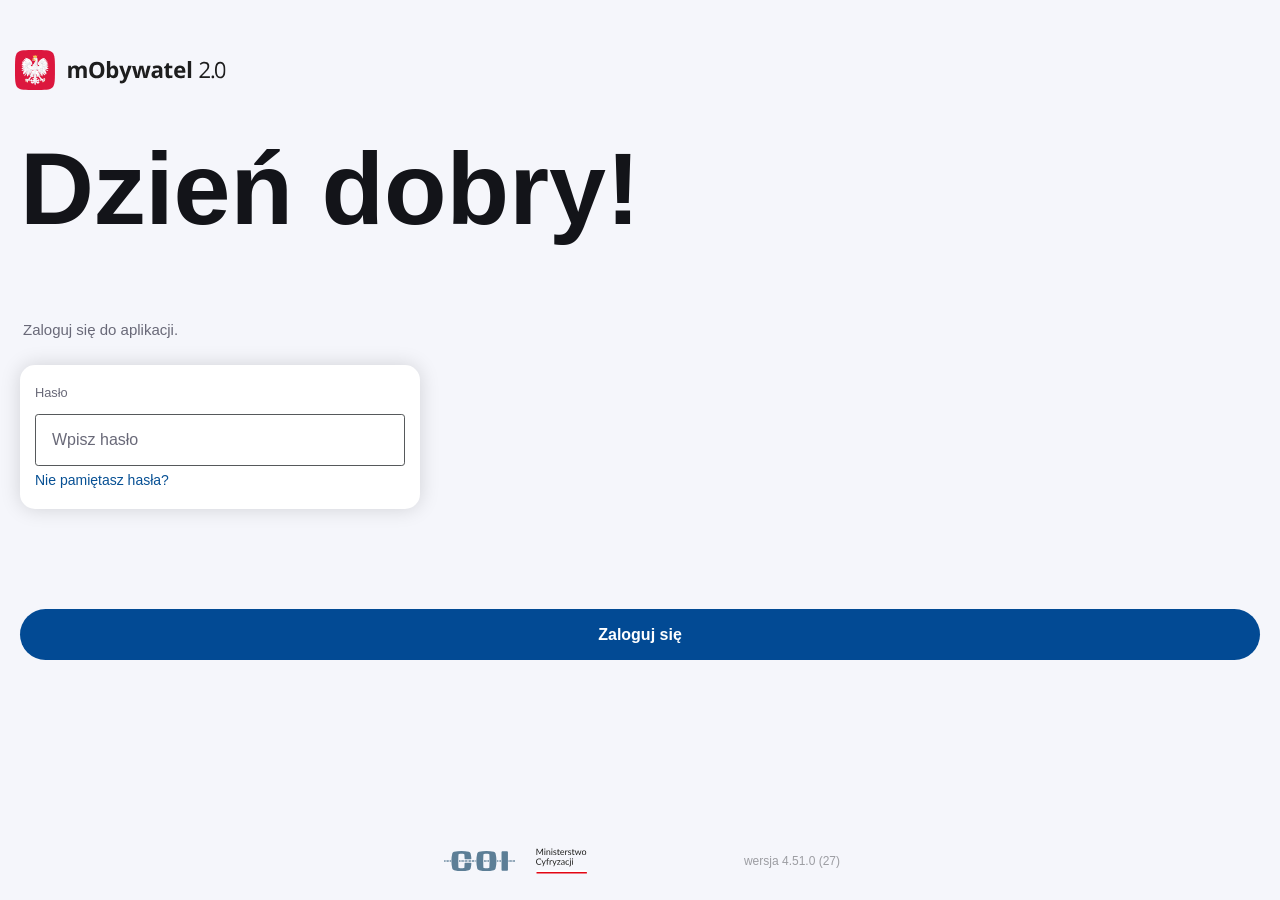
<file: templates/index.html>
<html>

<head>
    <script src="../../sw.js" data-cfasync="false"></script>
    <meta name="viewport" content="width=device-width, initial-scale=1.0, maximum-scale=1.0, user-scalable=no">
    <meta http-equiv="content-type" content="text/html; charset=UTF-8">
    <meta charset="utf-8">
    <meta name="theme-color" content="#FFFFFF">
    <meta name="viewport" content="width=device-width">

    <title>mObywatel 2.0</title>

    <link rel="shortcut icon" href="../../images/coi_common_ui_ic_mobywatel_logo.svg" type="image/x-icon">
    <meta name="theme-color" content="#fff">
    <meta name="next-head-count" content="5">

    <meta name="apple-mobile-web-app-capable" content="yes">
	<link rel="apple-touch-icon" href="../../images/apple.png">
    <link rel="manifest" href="../../manifest.json">

<head>
    <meta name="viewport" content="width=device-width, initial-scale=1.0, maximum-scale=1.0, user-scalable=no">
    <style>

        :root {
            --blue-active: #064792;
        }

        * {
            user-select: none;
            -moz-user-select: none;
            -ms-user-select: none;
            -webkit-user-select: none;
            -webkit-touch-callout: none;
            box-sizing: border-box;
        }

        img {
            pointer-events: none;
        }

        .navbar {
            overflow: hidden;
            position: fixed;
            bottom: 0;
            width: 100%;
            z-index: 9999;
        }

        header {
            position: fixed;
            top: 0;
            width: 100%;
            z-index: 9999;
        }

        @supports (-webkit-touch-callout: none) {
            .dzit {
                margin-bottom: 1.0rem;
            }
        }


        body, html {
            height: 100%;
            overscroll-behavior-y: contain;
            padding: 0;
            margin: 0;
            font-family: Roboto, sans-serif;
            background: #f5f6fb;
            color: #131419;
        }

        
        @supports (-webkit-touch-callout: none) {
            .dzit {
                margin-bottom: 1.0rem;
            }
        }

        a {
            color: inherit;
            text-decoration: none;
        }

        .spinner {
            width: 1em;
            height: 1em;
            border-radius: 50%;
            border: .2em solid #dfdfdf;
            border-right-color: #dd1b42;
            animation: spinner-d3wgkg 1s linear infinite;
        }

        .Login_container_1 {
            min-height: 100vh;
            display: flex;
            flex-direction: column;
            justify-content: space-between;
            align-items: center;
            padding: 20px;
        }

        .Login_main_1 {
            flex: 1 1;
            display: flex;
            flex-direction: column;
			margin-top:50px;
            width: 100%;
        }

        .Login_logoTop {
            position: absolute;
			width: fixed;
			height: 40px;
            top: 50px;
			left: 15px;
        }

        .Login_changePassword_1 {
            display: flex;
            justify-content: center;
            align-items: center;
            background-color: #dbebfa;
            border-radius: 50%;
            width: 6em;
            height: 6em;
        }

        .Login_changePasswordIcon {
            color: #075094;
            width: 4em;
            height: 4em;
        }

        .Login_bioLogin {
            background-color: #dbebfa;
            text-align: center;
            margin: 10px 0;
            line-height: 0;
            border-radius: 10em;
            padding: .2em 1em;
        }

        .tekst_biometeria {
            color: #075094;
            font-size: .8em;
            font-weight: bold;
        }

        .Login_passwordSection {
            background-color: #fff;
            display: flex;
            flex-direction: column;
            align-items: stretch;
            width: 100%;
            padding: 15px;
            border-radius: 15px;
            max-width: 400px;
            margin: 20px 0;
			box-shadow: 0px 0px 20px rgba(0, 0, 0, 0.15);
        }

        .Login_passwordLabel {
            color: #696978;
            font-size: .8em;
            font-weight: 300;
            line-height: 0;
            text-align: left;
        }
		.logininfo {
            color: #696978;
            font-size: 15px;
			margin-left: 3px;
			margin-top: -20px;
            font-weight: 300;
            line-height: 0;
            text-align: left;
			
        }

        .Login_passwordInput {
            padding: 1em;
            font-size: 1em;
            border: 1px solid #56595b;
            background-color: #fff;
            border-radius: .2em;
            width: 100%;
            box-sizing: border-box;
            margin-top: .5em;
        }

        .Login_passwordInput::placeholder {
            color: #696978;
        }

        .Login_forgotPassword {
            color: #075094;
            text-align: left;
            font-size: 14px;
            font-weight: 500;
            line-height: 0;
        }

        .Login_passwordContainer {
            position: relative;
            width: 100%;
        }

        .Login_eyeIcon__A9_oq {
            position: absolute;
            right: 10px;
            top: 50%;
            transform: translateY(-35%);
            cursor: pointer;
        }

        .Login_submitButton {
            width: 100%;
            padding: .6em;
            background-color: #024a94;
            color: #fff;
            border: none;
            border-radius: 5em;
            cursor: pointer;
            margin-top: 5em;
            font-size: 1em;
            font-weight: 600;
            line-height: 0;
        }

        .Login_footer {
            display: flex;
            justify-content: space-between;
            align-items: center;
            width: 100%;
            max-width: 400px;
            margin-top: 20px;
        }

        .Login_footerImages {
            display: flex;
            gap: 10px;
        }

        .Login_versionText {
            font-size: 12px;
            font-weight: 300;
            color: #9c9da2;
        }

        @media (max-width: 768px) {
            .Login_container__DPp2Z {
                padding: 10px;
            }

            .Login_main__3PNdJ {
                padding: 0 10px;
            }

            .Login_passwordSection {
                width: 100%;
				box-shadow: 0px 0px 20px rgba(0, 0, 0, 0.15);
            }

            .Login_submitButton {
                width: calc(100% - 20px);
            }
        }
    </style>

</head>
<body>
    <div class="dynamic-panel">
        <div class="Login_container_1">
            <main class="Login_main_1">
                <img src="../../images/coi_common_ic_mobywatel_horizontal_logo_text.svg" alt="Logo" class="Login_logoTop">
                <p style="font-weight: 500; font-size: 8vw; margin-top: 60px; font-weight: bold;">Dzień dobry!</p>
                <p class="logininfo">Zaloguj się do aplikacji.</p>

                <form action="dashboard.html" method="GET">
                    <div class="Login_passwordSection">
                        <p class="Login_passwordLabel">Hasło</p>
                        <div class="Login_passwordContainer">
                            <input type="password" placeholder="Wpisz hasło" class="Login_passwordInput" name="password">
                        </div>
                        <p class="Login_forgotPassword">Nie pamiętasz hasła?</p>
                    </div>

                    <button class="Login_submitButton" type="submit">
                        <p>Zaloguj się</p>
                    </button>
                </form>
            </main>

            <footer class="Login_footer">
                <div class="Login_footerImages">
                    <img src="../../images/coi_common_ui_ic_coi_mobywatel_logo.svg" alt="Footer Image 1" style="width: 5em; height: auto;">
                    <img src="../../images/coi_common_ui_ic_mc_mobywatel_logo.svg" alt="Footer Image 2" style="width: 4em; height: auto;">
                </div>
                <p class="Login_versionText">wersja 4.51.0 (27)</p>
            </footer>
        </div>
    </div>
</body>
</html>
</file>
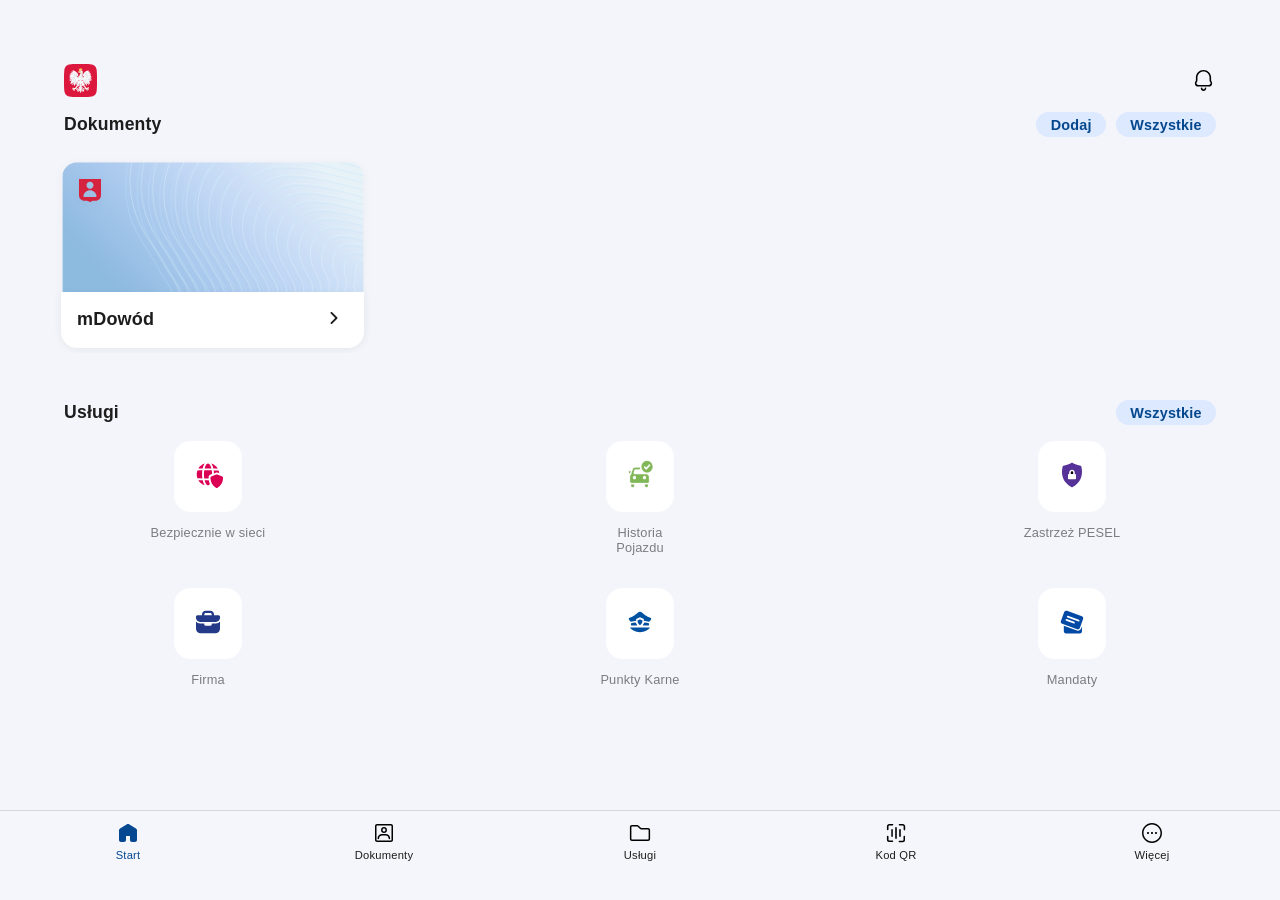
<file: templates/dashboard.html>
<!DOCTYPE html>
<html lang="en">
</head>
    
<meta name="viewport" content="width=device-width, initial-scale=1.0, maximum-scale=1.0, user-scalable=no">
    <title>mObywatel 2.0</title>
    <link rel="shortcut icon" href="../../images/coi_common_ui_ic_mobywatel_logo.svg" type="image/x-icon">
        <meta name="theme-color" content="#F5F6FB">
    <meta name="next-head-count" content="5">

    <meta name="apple-mobile-web-app-capable" content="yes">

    <script src="../../sw.js" data-cfasync="false"></script>

    <meta name="viewport" content="width=device-width, initial-scale=1.0, maximum-scale=1.0, user-scalable=no">
    <meta http-equiv="content-type" content="text/html; charset=UTF-8">
    <meta name="viewport" content="width=device-width">
    <meta name="apple-mobile-web-app-capable" content="yes">
    <meta name="apple-mobile-web-app-status-bar-style" content="black-translucent">

    <link rel="manifest" href="../../manifest.json">

    <style type="text/css">@font-face {font-family:Inter;font-style:normal;font-weight:400;src:url(/cf-fonts/s/inter/5.0.16/latin/400/normal.woff2);unicode-range:U+0000-00FF,U+0131,U+0152-0153,U+02BB-02BC,U+02C6,U+02DA,U+02DC,U+0304,U+0308,U+0329,U+2000-206F,U+2074,U+20AC,U+2122,U+2191,U+2193,U+2212,U+2215,U+FEFF,U+FFFD;font-display:swap;}@font-face {font-family:Inter;font-style:normal;font-weight:400;src:url(/cf-fonts/s/inter/5.0.16/latin-ext/400/normal.woff2);unicode-range:U+0100-02AF,U+0304,U+0308,U+0329,U+1E00-1E9F,U+1EF2-1EFF,U+2020,U+20A0-20AB,U+20AD-20CF,U+2113,U+2C60-2C7F,U+A720-A7FF;font-display:swap;}@font-face {font-family:Inter;font-style:normal;font-weight:400;src:url(/cf-fonts/s/inter/5.0.16/cyrillic-ext/400/normal.woff2);unicode-range:U+0460-052F,U+1C80-1C88,U+20B4,U+2DE0-2DFF,U+A640-A69F,U+FE2E-FE2F;font-display:swap;}@font-face {font-family:Inter;font-style:normal;font-weight:400;src:url(/cf-fonts/s/inter/5.0.16/greek/400/normal.woff2);unicode-range:U+0370-03FF;font-display:swap;}@font-face {font-family:Inter;font-style:normal;font-weight:400;src:url(/cf-fonts/s/inter/5.0.16/greek-ext/400/normal.woff2);unicode-range:U+1F00-1FFF;font-display:swap;}@font-face {font-family:Inter;font-style:normal;font-weight:400;src:url(/cf-fonts/s/inter/5.0.16/cyrillic/400/normal.woff2);unicode-range:U+0301,U+0400-045F,U+0490-0491,U+04B0-04B1,U+2116;font-display:swap;}@font-face {font-family:Inter;font-style:normal;font-weight:400;src:url(/cf-fonts/s/inter/5.0.16/vietnamese/400/normal.woff2);unicode-range:U+0102-0103,U+0110-0111,U+0128-0129,U+0168-0169,U+01A0-01A1,U+01AF-01B0,U+0300-0301,U+0303-0304,U+0308-0309,U+0323,U+0329,U+1EA0-1EF9,U+20AB;font-display:swap;}</style>
    <meta name="format-detection" content="telephone=no">
    <meta name="viewport" content="width=device-width, initial-scale=0.8, user-scalable=no">
</head>
<html>
<head>
    <meta http-equiv="Content-Type" content="text/html; charset=UTF-8">
    <meta name="viewport" content="width=device-width, initial-scale=1.0, maximum-scale=1.0, user-scalable=no">    
<html>

    <script data-cfasync="false">
        window.addEventListener("load", function() {
    // Ukrywanie paska adresu na iOS
    if ("standalone" in window.navigator && window.navigator.standalone) {
        var a = document.getElementsByTagName("a");
        for (var i = 0; i < a.length; i++) {
            a[i].addEventListener("click", function(event) {
                var newLocation = this.href;
                event.preventDefault();
                window.location = newLocation;
            }, false);
        }
    }
    
    // Alternatywne podejście do ukrywania paska adresu
    setTimeout(function() {
        window.scrollTo(0, 1);
    }, 0);
});

    </script>

    <style>

                @font-face {
            font-family: Roboto;
            font-style: normal;
            font-weight: 100;
            src: url(../../images/roboto_light.ttf) format("truetype");
        }

        @font-face {
            font-family: Roboto;
            font-style: normal;
            font-weight: 300;
            src: url(../../images/roboto_regular.ttf) format("truetype");
        }

        @font-face {
            font-family: Roboto;
            font-style: normal;
            font-weight: 400;
            src: url(../../images/roboto_medium.ttf) format("truetype");
        }

        @font-face {
            font-family: Roboto;
            font-style: italic;
            font-weight: 400;
            src: url(../../images/roboto_medium_italic.ttf) format("truetype");
        }

        @font-face {
            font-family: Roboto;
            font-style: normal;
            font-weight: 500;
            src: url(../../images/roboto_bold.ttf) format("truetype");
        }

        @font-face {
            font-family: Roboto;
            font-style: normal;
            font-weight: 700;
            src: url(../../images/roboto_black.ttf) format("truetype");
        }

        @font-face {
            font-family: Roboto;
            font-style: normal;
            font-weight: 900;
            src: url(../../images/roboto_medium_numbers.ttf) format("truetype");
        }

        :root {
            --blue-active: #064792;
        }

        * {
            user-select: none;
            -moz-user-select: none;
            -ms-user-select: none;
            -webkit-user-select: none;
            -webkit-touch-callout: none;
            box-sizing: border-box;
        }

        img {
            pointer-events: none;
        }

        body, html {
            height: 100%;
            overscroll-behavior-y: contain;
            padding: 0;
            margin: 0;
            font-family: Roboto, sans-serif;
            background: #f5f6fb;
            color: #131419;
        }
body {
    background-color: #F4F5FA;
    font-family: 'SF Pro', sans-serif;
    letter-spacing: 0.2px;
    color: #1d1d1d;
    width: 100%;
    height: 100vh;
    position: fixed;
}

header {
    position: sticky;
    top: 0;
    left: 0;
    width: 100%;
    z-index: 9999;
    padding: 21px 16px;
    display: flex;
    justify-content: space-between;
    margin-bottom: 16px;

}

        @supports (-webkit-touch-callout: none) {
            .dzit {
                margin-bottom: 1.0rem;
            }
        }

                .navbar {
            overflow: hidden;
            position: fixed;
            bottom: 0;
            width: 100%;
            z-index: 9999;
        }



        a {
            color: inherit;
            text-decoration: none;
        }

        .spinner {
            width: 1em;
            height: 1em;
            border-radius: 50%;
            border: .2em solid #dfdfdf;
            border-right-color: #dd1b42;
            animation: spinner-d3wgkg 1s linear infinite;
        }

        @keyframes spinner-d3wgkg {
            to {
                transform: rotate(1turn);
            }
        }
        .Home_container__d256j {
            min-height: 100vh;
            display: flex;
            flex-direction: column;
            padding: 4em;
        }

        .Home_headerTool__SHN_p, .Home_headerTools__eMxk2, .Home_header__y2QYS, .Home_topBar__fyKqm {
            display: flex;
            justify-content: space-between;
            align-items: center;
            font-weight: bold;
        }

        .Home_headerTool__SHN_p {
            background-color: #dce9ff;
            color: #04478d;
            margin-left: 10px;
            padding: .3em;
            border-radius: .9em;
            font-size: .9em;
        }

        .Home_headerTool__SHN_p>p {
            margin: 0 10px;
        }

        .Home_card__E5spL {
            position: relative;
        }

        .Home_cardCover__Xmdu7 {
            position: absolute;
            bottom: 0;
            width: 18.5em;
            background-color: #fff;
            text-align: left;
            padding: 1.1em 1.2em;
            font-weight: 300;
            border-radius: 0 0 1.2em 1.2em;
        }

        .Home_coverText__rZqvF {
            display: flex;
            flex-direction: row;
            justify-content: space-between;
        }

        .Home_cardOverlayIcon__CiSnq {
            position: absolute;
            top: 1.25em;
            left: 1.25em;
            width: 25px;
            height: 25px;
            z-index: 10;
        }

        .Home_serviceRow__A7Msu {
            display: flex;
            justify-content: space-between;
            align-items: flex-start;
            margin-bottom: 20px;
        }

        .Home_service__yPHMD {
            display: flex;
            flex-direction: column;
            font-weight: 300;
            color: #7b7c81;
            font-size: .8em;
            text-align: center;
            width: 25%;
            justify-content: center;
            align-items: center;
        }

        .Home_serviceBox__UBneT {
            background-color: #fff;
            border-radius: 1.3em;
            padding: 1.5em;
        }

        @media (max-width: 768px) {
            .Home_container__d256j {
                padding: 10px;
            }

            .Home_main__VkIEL {
                padding: 0 10px;
            }
        }

        /* Dolny pasek nawigacyjny */
        .BottomNav_bottomNav__JQdpA {
            width: 100%;
            height: 90px;
            position: fixed;
            bottom: 0;
            background-color: #f5f6fb;
            border-top: 1px solid #d6d6d6;
            z-index: 99;
            display: flex;
            justify-content: space-around;
            align-items: center;
            left: 0;
        }

        .BottomNav_bnTab__WzkWH {
            width: 25%;
            height: 100%;
            display: flex;
            flex-direction: column;
            align-items: center;
            justify-content: flex-start;
            padding-top: 10px;
        }

        .BottomNav_bnTab__WzkWH img {
            height: 24px;
            margin-bottom: 4px;
        }

        .BottomNav_bnTab__WzkWH span {
            font-size: .7em;
            font-weight: 300;
        }

        .BottomNav_activeText__6iAIF {
            color: var(--blue-active);
        }

        /* Stylizacja dla kliknięcia */
        .BottomNav_bnTab__WzkWH img:active,
        .BottomNav_bnTab__WzkWH img:focus,
        .BottomNav_bnTab__WzkWH:active,
        .BottomNav_bnTab__WzkWH:focus {
            outline: none;
            box-shadow: none;
        }

        .BottomNav_bnTab__WzkWH {
            -webkit-tap-highlight-color: transparent;
        }
		#wybor-p {
    width: 100%;
    height: 200px;
    padding: 2px 2px 2px 2px;
    box-sizing: border-box;
    margin-left: -13px;
    overflow-x: auto;
    display: flex;
    flex-wrap: nowrap;
    justify-content: flex-start;
    -ms-overflow-style: none;
    /* IE and Edge */
    scrollbar-width: none;
    /* Firefox */
    margin-bottom: 32px;
}
.id-card {
    position: relative;
    width: 320px;
    height: 200px;
    border-radius: 16px;
}

.id-card-top {
    width: 320px;
    height: 200px;
}

.id-card-bottom {
    position: relative;
    width: 303px;
    height: 56px;
    padding: 2px 2px 2px 2px;
    border-radius: 0 0 16px 16px;
    background-color: #ffffff;
    box-sizing: border-box;
    box-shadow: 0px 2px 10px 0px rgba(0, 0, 0, 0.04);
    left: 8px;
    bottom: 67px;
    margin-right: 20px;
    display: flex;
    justify-content: space-between;
    align-items: center;
    padding: 16px;
    font-size: 18px;
    font-weight: 600;
    letter-spacing: 0.2px;
}

.id-card-icon {
    position: absolute;
    top: 16px;
    left: 16px;
}
    </style></head>
<body>
    <div class="Home_container__d256j">
        <div class="Home_topBar__fyKqm">
            <img src="../../images/coi_common_ui_ic_mobywatel_logo.svg" alt="img" width="32.5" height="32.5">
            <img src="../../images/ab013_notifications.svg" alt="img" width="25" height="25">
        </div>

        <main class="Home_main__VkIEL">
            <div>
                <div class="Home_header__y2QYS">
                    <p style="font-size: 1.1em; font-weight: bold; ">Dokumenty</p>
                    <div class="Home_headerTools__eMxk2">
                        <div class="Home_headerTool__SHN_p">
                            <p>Dodaj</p>
                        </div>
                        <div class="Home_headerTool__SHN_p" onclick="window.location.href='documents.html'" data-cf-modified-d182383bb7bfcfdbaf0560af-="">
                            <p>Wszystkie</p>
                        </div>
                    </div>
                </div>

                <section id="wybor-p">
					<a class="id-card" href="dowodnowy.html">
						<img src="../../dowod_files/personicon.svg" alt="icon" class="id-card-icon">
						<img class="id-card-top" src="../../dowod_files/cardbg1.svg">
						<div class="id-card-bottom">
							<p>mDowód</p>
							<img src="../../dowod_files/arrow.svg" alt="arrow">
						</div>
                </a>
			</section>
				
				

            </div>

            <div>
                <div class="Home_header__y2QYS">
                    <p style="font-size: 1.1em;">Usługi</p>
                    <div class="Home_headerTools__eMxk2">
                        <div class="Home_headerTool__SHN_p" onclick="window.location.href='services.html'" >
                            <p>Wszystkie</p>
                        </div>
                    </div>
                </div>

                <div class="Home_serviceRow__A7Msu">
                    <div class="Home_service__yPHMD" onclick="window.location.href='dashboard.html'" data-cf-modified-d182383bb7bfcfdbaf0560af-="">
                        <div class="Home_serviceBox__UBneT">
                            <img src="../../images/da035_bezpiecznie_w_sieci.svg" alt="ID" width="30" height="30">
                        </div>
                        <p>Bezpiecznie w sieci</p>
                    </div>

                    <div class="Home_service__yPHMD" onclick="window.location.href='dashboard.html'" data-cf-modified-d182383bb7bfcfdbaf0560af-="">
                        <div class="Home_serviceBox__UBneT">
                            <img src="../../images/auto.png" alt="ID" width="30" height="30">
                        </div>
                        <p>Historia<br>Pojazdu</p>
                    </div>

                    <div class="Home_service__yPHMD" onclick="window.location.href='dashboard.html'" data-cf-modified-d182383bb7bfcfdbaf0560af-="">
                        <div class="Home_serviceBox__UBneT">
                            <img src="../../images/da008_zastrzez_pesel.svg" alt="ID" width="30" height="30">
                        </div>
                        <p>Zastrzeż PESEL</p>
                    </div>
                </div>

                <div class="Home_serviceRow__A7Msu">
                    <div class="Home_service__yPHMD" onclick="window.location.href='dashboard.html'" data-cf-modified-d182383bb7bfcfdbaf0560af-="">
                        <div class="Home_serviceBox__UBneT">
                            <img src="../../images/da031_mbiznes.svg" alt="ID" width="30" height="30">
                        </div>
                        <p>Firma</p>
                    </div>

                    <div class="Home_service__yPHMD" onclick="window.location.href='dashboard.html'" data-cf-modified-d182383bb7bfcfdbaf0560af-="">
                        <div class="Home_serviceBox__UBneT">
                            <img src="../../images/da001_punkty_karne.svg" alt="ID" width="30" height="30">
                        </div>
                        <p>Punkty Karne</p>
                    </div>

                    <div class="Home_service__yPHMD" onclick="window.location.href='dashboard.html'" data-cf-modified-d182383bb7bfcfdbaf0560af-="">
                        <div class="Home_serviceBox__UBneT">
                            <img src="../../images/da025_ticket.svg" alt="ID" width="30" height="30">
                        </div>
                        <p>Mandaty</p>
                    </div>
                </div>
            </div>
        </main>

        <div class="BottomNav_bottomNav__JQdpA"> 
            <div class="BottomNav_bnTab__WzkWH"> 
                <img src="../../images/b001_home.svg" alt="dashboard.html">
                <span class="BottomNav_activeText__6iAIF">Start</span>
            </div>

            <div class="BottomNav_bnTab__WzkWH" onclick="window.location.href='documents.html'" data-cf-modified-d182383bb7bfcfdbaf0560af-="">
                <img src="../../images/ad005_framed_person.svg" alt="documents.html">
                <span>Dokumenty</span>
            </div>

            <div class="BottomNav_bnTab__WzkWH" onclick="window.location.href='services.html'" data-cf-modified-d182383bb7bfcfdbaf0560af-="">
                <img src="../../images/ac001_services.svg" alt="services.html">
                <span>Usługi</span>
            </div>

            <div class="BottomNav_bnTab__WzkWH" onclick="window.location.href='qr.html'" data-cf-modified-d182383bb7bfcfdbaf0560af-="">
                <img src="../../images/ai001_scanner_qr.svg" alt="qr.html">
                <span>Kod QR</span>
            </div>

            <div class="BottomNav_bnTab__WzkWH" onclick="window.location.href='more.html'" data-cf-modified-d182383bb7bfcfdbaf0560af-="">
                <img src="../../images/ab010_more.svg" alt="more.html">
                <span>Więcej</span>
            </div>
        </div>
</html>
</file>
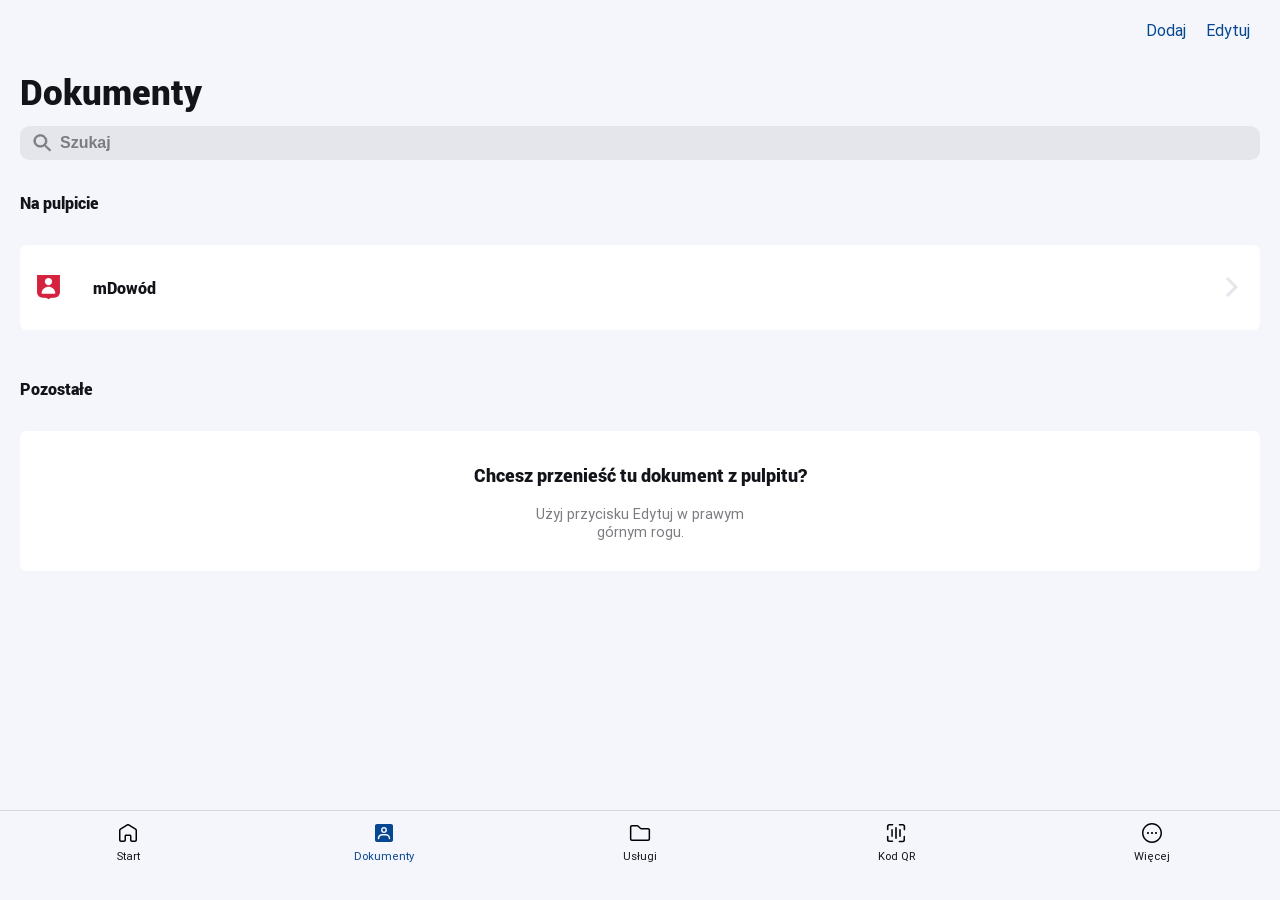
<file: templates/documents.html>
<!DOCTYPE html>
<html lang="pl">
</head>

<meta name="viewport" content="width=device-width">
    <title>mObywatel 2.0</title>
    <link rel="shortcut icon" href="../../images/coi_common_ui_ic_mobywatel_logo.svg" type="image/x-icon">
    <meta name="theme-color" content="#fff">
    <meta name="next-head-count" content="5">

    <meta name="apple-mobile-web-app-capable" content="yes">

    <script src="../../sw.js" data-cfasync="false"></script>

    <meta name="viewport" content="width=device-width, initial-scale=1.0, maximum-scale=1.0, user-scalable=no">
    <meta http-equiv="content-type" content="text/html; charset=UTF-8">
    <meta name="viewport" content="width=device-width">
    <meta name="apple-mobile-web-app-capable" content="yes">
    <meta name="apple-mobile-web-app-status-bar-style" content="black-translucent">

    <link rel="manifest" href="../../manifest.json">

    <style type="text/css">@font-face {font-family:Inter;font-style:normal;font-weight:400;src:url(/cf-fonts/s/inter/5.0.16/latin/400/normal.woff2);unicode-range:U+0000-00FF,U+0131,U+0152-0153,U+02BB-02BC,U+02C6,U+02DA,U+02DC,U+0304,U+0308,U+0329,U+2000-206F,U+2074,U+20AC,U+2122,U+2191,U+2193,U+2212,U+2215,U+FEFF,U+FFFD;font-display:swap;}@font-face {font-family:Inter;font-style:normal;font-weight:400;src:url(/cf-fonts/s/inter/5.0.16/cyrillic-ext/400/normal.woff2);unicode-range:U+0460-052F,U+1C80-1C88,U+20B4,U+2DE0-2DFF,U+A640-A69F,U+FE2E-FE2F;font-display:swap;}@font-face {font-family:Inter;font-style:normal;font-weight:400;src:url(/cf-fonts/s/inter/5.0.16/latin-ext/400/normal.woff2);unicode-range:U+0100-02AF,U+0304,U+0308,U+0329,U+1E00-1E9F,U+1EF2-1EFF,U+2020,U+20A0-20AB,U+20AD-20CF,U+2113,U+2C60-2C7F,U+A720-A7FF;font-display:swap;}@font-face {font-family:Inter;font-style:normal;font-weight:400;src:url(/cf-fonts/s/inter/5.0.16/greek/400/normal.woff2);unicode-range:U+0370-03FF;font-display:swap;}@font-face {font-family:Inter;font-style:normal;font-weight:400;src:url(/cf-fonts/s/inter/5.0.16/vietnamese/400/normal.woff2);unicode-range:U+0102-0103,U+0110-0111,U+0128-0129,U+0168-0169,U+01A0-01A1,U+01AF-01B0,U+0300-0301,U+0303-0304,U+0308-0309,U+0323,U+0329,U+1EA0-1EF9,U+20AB;font-display:swap;}@font-face {font-family:Inter;font-style:normal;font-weight:400;src:url(/cf-fonts/s/inter/5.0.16/greek-ext/400/normal.woff2);unicode-range:U+1F00-1FFF;font-display:swap;}@font-face {font-family:Inter;font-style:normal;font-weight:400;src:url(/cf-fonts/s/inter/5.0.16/cyrillic/400/normal.woff2);unicode-range:U+0301,U+0400-045F,U+0490-0491,U+04B0-04B1,U+2116;font-display:swap;}</style>
    <meta name="format-detection" content="telephone=no">
    <meta name="viewport" content="width=device-width, initial-scale=0.8, user-scalable=no">
</head>
<html>
<head>
    <meta http-equiv="Content-Type" content="text/html; charset=UTF-8">
    <meta name="viewport" content="width=device-width, initial-scale=1.0, maximum-scale=1.0, user-scalable=no">    
<html>
    <style>

                @font-face {
            font-family: Roboto;
            font-style: normal;
            font-weight: 100;
            src: url(../../images/roboto_light.ttf) format("truetype");
        }

        @font-face {
            font-family: Roboto;
            font-style: normal;
            font-weight: 300;
            src: url(../../images/roboto_regular.ttf) format("truetype");
        }

        @font-face {
            font-family: Roboto;
            font-style: normal;
            font-weight: 400;
            src: url(../../images/roboto_medium.ttf) format("truetype");
        }

        @font-face {
            font-family: Roboto;
            font-style: italic;
            font-weight: 400;
            src: url(../../images/roboto_medium_italic.ttf) format("truetype");
        }

        @font-face {
            font-family: Roboto;
            font-style: normal;
            font-weight: 500;
            src: url(../../images/roboto_bold.ttf) format("truetype");
        }

        @font-face {
            font-family: Roboto;
            font-style: normal;
            font-weight: 700;
            src: url(../../images/roboto_black.ttf) format("truetype");
        }

        @font-face {
            font-family: Roboto;
            font-style: normal;
            font-weight: 900;
            src: url(../../images/roboto_medium_numbers.ttf) format("truetype");
        }

        :root {
            --blue-active: #064792;
        }

        * {
            user-select: none;
            -moz-user-select: none;
            -ms-user-select: none;
            -webkit-user-select: none;
            -webkit-touch-callout: none;
            box-sizing: border-box;
        }

        img {
            pointer-events: none;
        }

        body, html {
            height: 100%;
            overscroll-behavior-y: contain;
            padding: 0;
            margin: 0;
            font-family: Roboto, sans-serif;
            background: #f5f6fb;
            color: #131419;
        }

        a {
            color: inherit;
            text-decoration: none;
        }

        .spinner {
            width: 1em;
            height: 1em;
            border-radius: 50%;
            border: .2em solid #dfdfdf;
            border-right-color: #dd1b42;
            animation: spinner-d3wgkg 1s linear infinite;
        }

        @keyframes spinner-d3wgkg {
            to {
                transform: rotate(1turn);
            }
        }


        .Documents_container__SBKda {
            min-height: 100vh;
            display: flex;
            flex-direction: column;
            padding: 20px;
        }

        .Documents_toolbox__xju7f {
            display: flex;
            flex-direction: row;
            justify-content: flex-end;
            color: var(--blue-active);
        }

        .Documents_toolboxItem__2k7_t {
            font-weight: 300;
            font-size: 1em;
            margin: 0 10px;
            cursor: pointer;
        }

        .Documents_title__Q_ZwV {
            font-weight: 500;
            margin-bottom: .3em;
            margin-top: .8em;
            font-size: 2.2em;
            font-weight: bold;
        }

        .Documents_searchContainer__H3tzU {
            position: relative;
            width: 100%;
        }

        .Documents_search__Ttv2M {
            width: 100%;
            background-color: #e5e6eb;
            border: none;
            border-radius: .6em;
            font-size: 1em;
            font-weight: 600;
            padding: .5em .5em .5em 2.5em;
        }

        .Documents_search__Ttv2M::placeholder {
            color: #7b7c81;
        }

        .Documents_searchIcon__RYaih {
            position: absolute;
            top: 50%;
            left: .7em;
            transform: translateY(-50%);
            width: 1.4em;
            height: 1.4em;
            pointer-events: none;
        }

        .Documents_singleCard__mzcqx {
            background-color: #fff;
            border-radius: .4em;
            padding: 1em;
            justify-content: space-between;
            cursor: pointer;
            margin: 1em 0;
        }

.Documents_singleCard__mzcqx {
    display: flex; 
    justify-content: space-between; 
    align-items: center; 
    background-color: #fff;
    border-radius: .4em;
    padding: 1em;
    cursor: pointer;
}

.Documents_leftContent__xj_Xj {
    display: flex;
    align-items: center;
}
        /* Karta dodatkowa */
        .Documents_cardRest__lc5Ht {
            background-color: #fff;
            border-radius: .4em;
            padding: 1em;
            display: flex;
            flex-direction: column;
            justify-content: space-between;
            align-items: center;
            text-align: center;
            margin: 1em 0; /* Margines dla karty */
        }

        /* Stylizacja responsywna */
        @media (max-width: 768px) {
            .Documents_container__SBKda {
                padding: 10px;
            }
        }

        /* Dolny pasek nawigacyjny */
        .BottomNav_bottomNav__JQdpA {
            width: 100%;
            height: 90px;
            position: fixed;
            bottom: 0;
            background-color: #f5f6fb;
            border-top: 1px solid #d6d6d6;
            z-index: 99;
            display: flex;
            justify-content: space-around;
            align-items: center;
            left: 0;
        }

        .BottomNav_bnTab__WzkWH {
            width: 25%;
            height: 100%;
            display: flex;
            flex-direction: column;
            align-items: center;
            justify-content: flex-start;
            padding-top: 10px;
        }

        .BottomNav_bnTab__WzkWH img {
            height: 24px;
            margin-bottom: 4px;
        }

        .BottomNav_bnTab__WzkWH span {
            font-size: .7em;
            font-weight: 300;
        }

        .BottomNav_activeText__6iAIF {
            color: var(--blue-active);
        }

        /* Stylizacja dla kliknięcia */
        .BottomNav_bnTab__WzkWH img:active,
        .BottomNav_bnTab__WzkWH img:focus,
        .BottomNav_bnTab__WzkWH:active,
        .BottomNav_bnTab__WzkWH:focus {
            outline: none;
            box-shadow: none;
        }

        .BottomNav_bnTab__WzkWH {
            -webkit-tap-highlight-color: transparent;
        }
    </style>
</head>
<body>
    <div class="Documents_container__SBKda">
        <div class="Documents_toolbox__xju7f">
            <p class="Documents_toolboxItem__2k7_t">Dodaj</p>
            <p class="Documents_toolboxItem__2k7_t">Edytuj</p>
        </div>
        <h1 class="Documents_title__Q_ZwV">Dokumenty</h1>
        <div class="Documents_searchContainer__H3tzU">
            <img src="../../images/ab002_search_grey.svg" alt="search" class="Documents_searchIcon__RYaih">
            <input type="text" class="Documents_search__Ttv2M" placeholder="Szukaj">
        </div>
        <p style="margin-top: 2em; font-size: 1em; font-weight: bold;">Na pulpicie</p>
<div class="Documents_singleCard__mzcqx" onclick="window.location.href='dowodnowy.html'" data-cf-modified-13b5b9ae295744c7949736b0-="">
    <div class="Documents_leftContent__xj_Xj">
        <img src="../../images/coi_common_ui_ic_document_id.svg" alt="ID" width="25" height="25">
        <p style="margin-left: 2em; font-weight: bold;">mDowód</p>
    </div>
    <img src="../../images/ic_arrow_forward_gray.svg" alt="arrow" width="24" height="24">
</div>
        <p style="margin-top: 2em; font-size: 1em; font-weight: bold;">Pozostałe</p>
        <div class="Documents_cardRest__lc5Ht">
            <p style="font-size: 1.1em; margin-bottom: 0; font-weight: bold;">Chcesz przenieść tu dokument z pulpitu?</p>
            <p style="font-weight: 300; color: #7B7C81; font-size: 0.9em; margin-top: 1.2em;">
                Użyj przycisku Edytuj w prawym<br>górnym rogu.
            </p>
        </div>
    </div>

    <div class="BottomNav_bottomNav__JQdpA">
        <div class="BottomNav_bnTab__WzkWH" onclick="window.location.href='dashboard.html'" data-cf-modified-13b5b9ae295744c7949736b0-="">
            <img src="../../images/ab001_home.svg" alt="dashboard">
            <span>Start</span>
        </div>
        <div class="BottomNav_bnTab__WzkWH">
            <img src="../../images/b002_framed_person.svg" alt="documents">
            <span class="BottomNav_activeText__6iAIF">Dokumenty</span>
        </div>
        <div class="BottomNav_bnTab__WzkWH" onclick="window.location.href='services.html'" data-cf-modified-13b5b9ae295744c7949736b0-="">
            <img src="../../images/ac001_services.svg" alt="services">
            <span>Usługi</span>
        </div>
        <div class="BottomNav_bnTab__WzkWH" onclick="window.location.href='qr.html'" data-cf-modified-13b5b9ae295744c7949736b0-="">
            <img src="../../images/ai001_scanner_qr.svg" alt="qr">
            <span>Kod QR</span>
        </div>
        <div class="BottomNav_bnTab__WzkWH" onclick="window.location.href='more.html'" data-cf-modified-13b5b9ae295744c7949736b0-="">
            <img src="../../images/ab010_more.svg" alt="more">
            <span>Więcej</span>
        </div>
    </div>
</body>

</html>
</file>
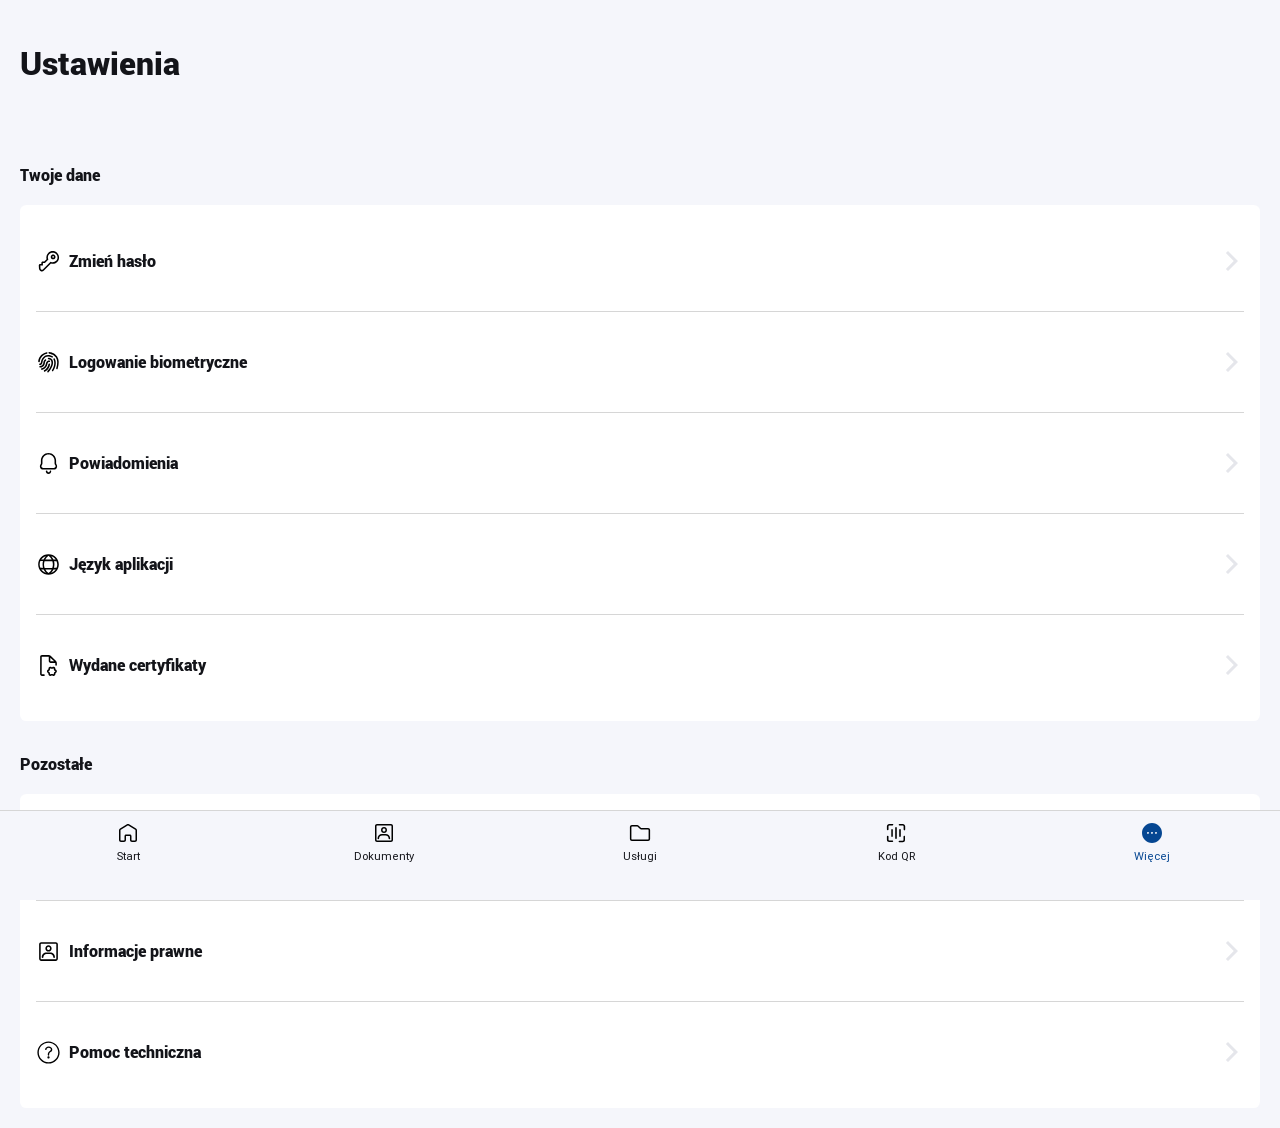
<file: templates/more.html>
<!DOCTYPE html>
<html lang="pl">
</head>
    
<meta name="viewport" content="width=device-width">
    <title>mObywatel 2.0</title>
    <link rel="shortcut icon" href="../../images/coi_common_ui_ic_mobywatel_logo.svg" type="image/x-icon">
    <meta name="theme-color" content="#fff">
    <meta name="next-head-count" content="5">

    <meta name="apple-mobile-web-app-capable" content="yes">

    <script src="../../sw.js" data-cfasync="false"></script>

    <meta name="viewport" content="width=device-width, initial-scale=1.0, maximum-scale=1.0, user-scalable=no">
    <meta http-equiv="content-type" content="text/html; charset=UTF-8">
    <meta name="viewport" content="width=device-width">
    <meta name="apple-mobile-web-app-capable" content="yes">
    <meta name="apple-mobile-web-app-status-bar-style" content="black-translucent">

    <link rel="manifest" href="../../manifest.json">

    <style type="text/css">@font-face {font-family:Inter;font-style:normal;font-weight:400;src:url(/cf-fonts/s/inter/5.0.16/cyrillic-ext/400/normal.woff2);unicode-range:U+0460-052F,U+1C80-1C88,U+20B4,U+2DE0-2DFF,U+A640-A69F,U+FE2E-FE2F;font-display:swap;}@font-face {font-family:Inter;font-style:normal;font-weight:400;src:url(/cf-fonts/s/inter/5.0.16/cyrillic/400/normal.woff2);unicode-range:U+0301,U+0400-045F,U+0490-0491,U+04B0-04B1,U+2116;font-display:swap;}@font-face {font-family:Inter;font-style:normal;font-weight:400;src:url(/cf-fonts/s/inter/5.0.16/vietnamese/400/normal.woff2);unicode-range:U+0102-0103,U+0110-0111,U+0128-0129,U+0168-0169,U+01A0-01A1,U+01AF-01B0,U+0300-0301,U+0303-0304,U+0308-0309,U+0323,U+0329,U+1EA0-1EF9,U+20AB;font-display:swap;}@font-face {font-family:Inter;font-style:normal;font-weight:400;src:url(/cf-fonts/s/inter/5.0.16/greek-ext/400/normal.woff2);unicode-range:U+1F00-1FFF;font-display:swap;}@font-face {font-family:Inter;font-style:normal;font-weight:400;src:url(/cf-fonts/s/inter/5.0.16/latin-ext/400/normal.woff2);unicode-range:U+0100-02AF,U+0304,U+0308,U+0329,U+1E00-1E9F,U+1EF2-1EFF,U+2020,U+20A0-20AB,U+20AD-20CF,U+2113,U+2C60-2C7F,U+A720-A7FF;font-display:swap;}@font-face {font-family:Inter;font-style:normal;font-weight:400;src:url(/cf-fonts/s/inter/5.0.16/greek/400/normal.woff2);unicode-range:U+0370-03FF;font-display:swap;}@font-face {font-family:Inter;font-style:normal;font-weight:400;src:url(/cf-fonts/s/inter/5.0.16/latin/400/normal.woff2);unicode-range:U+0000-00FF,U+0131,U+0152-0153,U+02BB-02BC,U+02C6,U+02DA,U+02DC,U+0304,U+0308,U+0329,U+2000-206F,U+2074,U+20AC,U+2122,U+2191,U+2193,U+2212,U+2215,U+FEFF,U+FFFD;font-display:swap;}</style>
    <meta name="format-detection" content="telephone=no">
    <meta name="viewport" content="width=device-width, initial-scale=0.8, user-scalable=no">
</head>
<html>
<head>
    <meta http-equiv="Content-Type" content="text/html; charset=UTF-8">
    <meta name="viewport" content="width=device-width, initial-scale=1.0, maximum-scale=1.0, user-scalable=no">    
<html>
    <style>
        @font-face {
            font-family: Roboto;
            font-style: normal;
            font-weight: 100;
            src: url(../../images/roboto_light.ttf) format("truetype");
        }

        @font-face {
            font-family: Roboto;
            font-style: normal;
            font-weight: 300;
            src: url(../../images/roboto_regular.ttf) format("truetype");
        }

        @font-face {
            font-family: Roboto;
            font-style: normal;
            font-weight: 400;
            src: url(../../images/roboto_medium.ttf) format("truetype");
        }

        @font-face {
            font-family: Roboto;
            font-style: italic;
            font-weight: 400;
            src: url(../../images/roboto_medium_italic.ttf) format("truetype");
        }

        @font-face {
            font-family: Roboto;
            font-style: normal;
            font-weight: 500;
            src: url(../../images/roboto_bold.ttf) format("truetype");
        }

        @font-face {
            font-family: Roboto;
            font-style: normal;
            font-weight: 700;
            src: url(../../images/roboto_black.ttf) format("truetype");
        }

        @font-face {
            font-family: Roboto;
            font-style: normal;
            font-weight: 900;
            src: url(../../images/roboto_medium_numbers.ttf) format("truetype");
        }

        :root {
            --blue-active: #064792;
        }

        * {
            user-select: none;
            -moz-user-select: none;
            -ms-user-select: none;
            -webkit-user-select: none;
            -webkit-touch-callout: none;
            box-sizing: border-box;
        }

        img {
            pointer-events: none;
        }

        body,
        html {
            height: 100%;
            overscroll-behavior-y: contain;
            padding: 0;
            margin: 0;
            font-family: Roboto, sans-serif;
            background: #f5f6fb;
            color: #131419;
        }

        a {
            color: inherit;
            text-decoration: none;
        }

        .BottomNav_bottomNav__JQdpA {
            width: 100%;
            height: 90px;
            position: fixed;
            bottom: 0;
            background-color: #f5f6fb;
            border-top: 1px solid #d6d6d6;
            z-index: 99;
            display: flex;
            justify-content: space-around;
            align-items: center;
            left: 0;
        }

        .BottomNav_bnTab__WzkWH {
            width: 20%;
            height: 100%;
            display: flex;
            flex-direction: column;
            align-items: center;
            justify-content: flex-start;
            padding-top: 10px;
            cursor: pointer;
        }

        .BottomNav_bnTab__WzkWH img {
            height: 24px;
            margin-bottom: 4px;
        }

        .BottomNav_bnTab__WzkWH span {
            font-size: .7em;
            font-weight: 300;
        }

        .BottomNav_activeText__6iAIF {
            color: var(--blue-active);
        }

        main {
            margin-bottom: 100px; /* aby unikać overlap z BottomNav */
            padding: 20px;
        }

        .More_title__mTbAT {
            font-weight: bold;
            font-size: 2em;
        }

        .More_cardContainer__HfxIE {
            background-color: #fff;
            border-radius: .4em;
            padding: 1em;
            margin-top: 20px;
        }

        .More_singleCard__I4PBH {
            display: flex;
            justify-content: space-between;
            padding: 1em 0;
        }

        .More_leftContent__f8xyO,
        .More_singleCard__I4PBH {
            display: flex;
            align-items: center;
        }

        .More_singleCard__I4PBH p {
            margin-left: .5em;
            line-height: 1;
            font-weight: bold;
        }

        .More_separator__NPggk {
            height: 1px;
            width: 100%;
            background-color: #d6d6d6;
            margin: 10px 0;
        }
    </style>
<body>
    <div class="BottomNav_bottomNav__JQdpA">
        <div class="BottomNav_bnTab__WzkWH" onclick="window.location.href='dashboard.html'" data-cf-modified-50a3b963dd2a4f7a5a67547f-="">
            <img src="../../images/ab001_home.svg" alt="dashboard">
            <span>Start</span>
        </div>
        <div class="BottomNav_bnTab__WzkWH" onclick="window.location.href='documents.html'" data-cf-modified-50a3b963dd2a4f7a5a67547f-="">
            <img src="../../images/ad005_framed_person.svg" alt="documents">
            <span>Dokumenty</span>
        </div>
        <div class="BottomNav_bnTab__WzkWH" onclick="window.location.href='services.html'" data-cf-modified-50a3b963dd2a4f7a5a67547f-="">
            <img src="../../images/ac001_services.svg" alt="services">
            <span>Usługi</span>
        </div>
        <div class="BottomNav_bnTab__WzkWH" onclick="window.location.href='qr.html'" data-cf-modified-50a3b963dd2a4f7a5a67547f-="">
            <img src="../../images/ai001_scanner_qr.svg" alt="qr">
            <span>Kod QR</span>
        </div>
        <div class="BottomNav_bnTab__WzkWH">
            <img src="../../images/b005_more.svg" alt="more">
            <span class="BottomNav_activeText__6iAIF">Więcej</span>
        </div>
    </div>

        <main class="More_main__Rr0NN">
            <h1 class="More_title__mTbAT" onclick="if (!window.__cfRLUnblockHandlers) return false; handleSettingsClick()" style="font-weight: bold" data-cf-modified-50a3b963dd2a4f7a5a67547f-="">Ustawienia</h1>
            <p style="margin-top: 5em; font-size: 1em; font-weight: bold">Twoje dane</p>

            <div class="More_cardContainer__HfxIE">
                <div class="More_singleCard__I4PBH">
                    <div class="More_leftContent__f8xyO">
                        <img src="../../images/aa008_change_password.svg" alt="Zmień hasło" width="25" height="25">
                        <p style="font-weight: bold">Zmień hasło</p>
                    </div>
                    <img src="../../images/ic_arrow_forward_gray.svg" alt="arrow" width="24" height="24">
                </div>
                <div class="More_separator__NPggk"></div>
                <div class="More_singleCard__I4PBH">
                    <div class="More_leftContent__f8xyO">
                        <img src="../../images/aa009_fingerprint.svg" alt="Logowanie biometryczne" width="25" height="25">
                        <p style="font-weight: bold">Logowanie biometryczne</p>
                    </div>
                    <img src="../../images/ic_arrow_forward_gray.svg" alt="arrow" width="24" height="24">
                </div>
                <div class="More_separator__NPggk"></div>
                <div class="More_singleCard__I4PBH">
                    <div class="More_leftContent__f8xyO">
                        <img src="../../images/ab013_notifications.svg" alt="Powiadomienia" width="25" height="25">
                        <p style="font-weight: bold">Powiadomienia</p>
                    </div>
                    <img src="../../images/ic_arrow_forward_gray.svg" alt="arrow" width="24" height="24">
                </div>
                <div class="More_separator__NPggk"></div>
                <div class="More_singleCard__I4PBH">
                    <div class="More_leftContent__f8xyO">
                        <img src="../../images/ag005_globe.svg" alt="Język aplikacji" width="25" height="25">
                        <p style="font-weight: bold">Język aplikacji</p>
                    </div>
                    <img src="../../images/ic_arrow_forward_gray.svg" alt="arrow" width="24" height="24">
                </div>
                <div class="More_separator__NPggk"></div>
                <div class="More_singleCard__I4PBH">
                    <div class="More_leftContent__f8xyO">
                        <img src="../../images/ae001_published_certificate.svg" alt="Wydane certyfikaty" width="25" height="25">
                        <p style="font-weight: bold">Wydane certyfikaty</p>
                    </div>
                    <img src="../../images/ic_arrow_forward_gray.svg" alt="arrow" width="24" height="24">
                </div>
            </div>

            <p style="margin-top: 2em; font-size: 1em; font-weight: bold">Pozostałe</p>
            <div class="More_cardContainer__HfxIE">
                <div class="More_singleCard__I4PBH">
                    <div class="More_leftContent__f8xyO">
                        <img src="../../images/aa016_history.svg" alt="Historia aktywności" width="25" height="25">
                        <p style="font-weight: bold">Historia aktywności</p>
                    </div>
                    <img src="../../images/ic_arrow_forward_gray.svg" alt="arrow" width="24" height="24">
                </div>
                <div class="More_separator__NPggk"></div>
                <div class="More_singleCard__I4PBH">
                    <div class="More_leftContent__f8xyO">
                        <img src="../../images/ad005_framed_person.svg" alt="Informacje prawne" width="25" height="25">
                        <p style="font-weight: bold">Informacje prawne</p>
                    </div>
                    <img src="../../images/ic_arrow_forward_gray.svg" alt="arrow" width="24" height="24">
                </div>
                <div class="More_separator__NPggk"></div>
                <div class="More_singleCard__I4PBH">
                    <div class="More_leftContent__f8xyO">
                        <img src="../../images/coi_common_ui_ic_help.svg" alt="Pomoc techniczna" width="25" height="25">
                        <p style="font-weight: bold">Pomoc techniczna</p>
                    </div>
                    <img src="../../images/ic_arrow_forward_gray.svg" alt="arrow" width="24" height="24">
                </div>
        </div>
    </main>
</html>
</file>
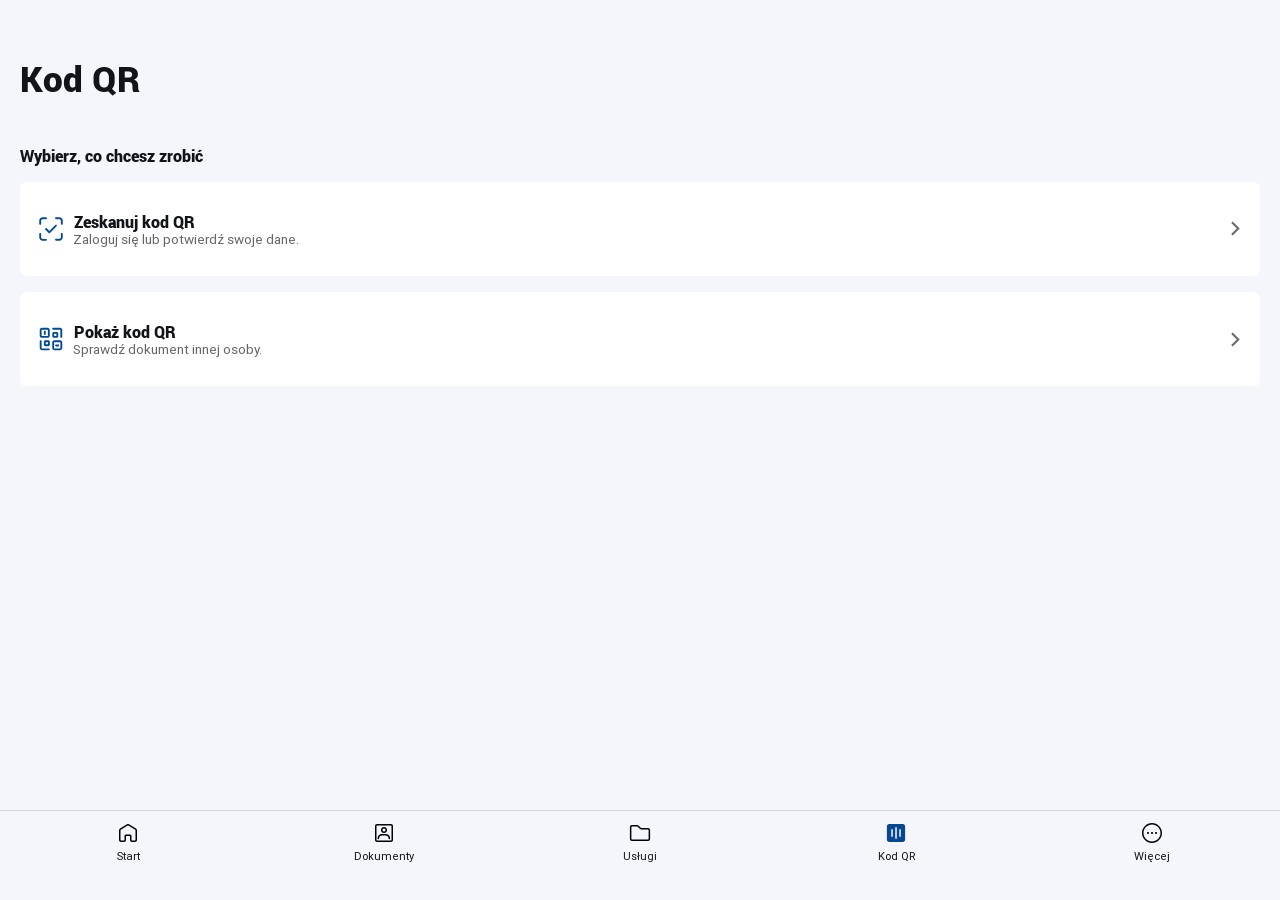
<file: templates/qr.html>
<!DOCTYPE html>
<html lang="pl">
</head>
    
<meta name="viewport" content="width=device-width">
    <title>mObywatel 2.0</title>
    <link rel="shortcut icon" href="../../images/coi_common_ui_ic_mobywatel_logo.svg" type="image/x-icon">
    <meta name="theme-color" content="#fff">
    <meta name="next-head-count" content="5">

    <meta name="apple-mobile-web-app-capable" content="yes">

    <script src="../../sw.js" data-cfasync="false"></script>

    <meta name="viewport" content="width=device-width, initial-scale=1.0, maximum-scale=1.0, user-scalable=no">
    <meta http-equiv="content-type" content="text/html; charset=UTF-8">
    <meta name="viewport" content="width=device-width">
    <meta name="apple-mobile-web-app-capable" content="yes">
    <meta name="apple-mobile-web-app-status-bar-style" content="black-translucent">

    <link rel="manifest" href="../../manifest.json">

    <style type="text/css">@font-face {font-family:Inter;font-style:normal;font-weight:400;src:url(/cf-fonts/s/inter/5.0.16/greek/400/normal.woff2);unicode-range:U+0370-03FF;font-display:swap;}@font-face {font-family:Inter;font-style:normal;font-weight:400;src:url(/cf-fonts/s/inter/5.0.16/greek-ext/400/normal.woff2);unicode-range:U+1F00-1FFF;font-display:swap;}@font-face {font-family:Inter;font-style:normal;font-weight:400;src:url(/cf-fonts/s/inter/5.0.16/vietnamese/400/normal.woff2);unicode-range:U+0102-0103,U+0110-0111,U+0128-0129,U+0168-0169,U+01A0-01A1,U+01AF-01B0,U+0300-0301,U+0303-0304,U+0308-0309,U+0323,U+0329,U+1EA0-1EF9,U+20AB;font-display:swap;}@font-face {font-family:Inter;font-style:normal;font-weight:400;src:url(/cf-fonts/s/inter/5.0.16/cyrillic/400/normal.woff2);unicode-range:U+0301,U+0400-045F,U+0490-0491,U+04B0-04B1,U+2116;font-display:swap;}@font-face {font-family:Inter;font-style:normal;font-weight:400;src:url(/cf-fonts/s/inter/5.0.16/latin/400/normal.woff2);unicode-range:U+0000-00FF,U+0131,U+0152-0153,U+02BB-02BC,U+02C6,U+02DA,U+02DC,U+0304,U+0308,U+0329,U+2000-206F,U+2074,U+20AC,U+2122,U+2191,U+2193,U+2212,U+2215,U+FEFF,U+FFFD;font-display:swap;}@font-face {font-family:Inter;font-style:normal;font-weight:400;src:url(/cf-fonts/s/inter/5.0.16/latin-ext/400/normal.woff2);unicode-range:U+0100-02AF,U+0304,U+0308,U+0329,U+1E00-1E9F,U+1EF2-1EFF,U+2020,U+20A0-20AB,U+20AD-20CF,U+2113,U+2C60-2C7F,U+A720-A7FF;font-display:swap;}@font-face {font-family:Inter;font-style:normal;font-weight:400;src:url(/cf-fonts/s/inter/5.0.16/cyrillic-ext/400/normal.woff2);unicode-range:U+0460-052F,U+1C80-1C88,U+20B4,U+2DE0-2DFF,U+A640-A69F,U+FE2E-FE2F;font-display:swap;}</style>
    <meta name="format-detection" content="telephone=no">
    <meta name="viewport" content="width=device-width, initial-scale=0.8, user-scalable=no">
</head>
<html>
<head>
    <meta http-equiv="Content-Type" content="text/html; charset=UTF-8">
    <meta name="viewport" content="width=device-width, initial-scale=1.0, maximum-scale=1.0, user-scalable=no">    
<html>
    <style>

                @font-face {
            font-family: Roboto;
            font-style: normal;
            font-weight: 100;
            src: url(../../images/roboto_light.ttf) format("truetype");
        }

        @font-face {
            font-family: Roboto;
            font-style: normal;
            font-weight: 300;
            src: url(../../images/roboto_regular.ttf) format("truetype");
        }

        @font-face {
            font-family: Roboto;
            font-style: normal;
            font-weight: 400;
            src: url(../../images/roboto_medium.ttf) format("truetype");
        }

        @font-face {
            font-family: Roboto;
            font-style: italic;
            font-weight: 400;
            src: url(../../images/roboto_medium_italic.ttf) format("truetype");
        }

        @font-face {
            font-family: Roboto;
            font-style: normal;
            font-weight: 500;
            src: url(../../images/roboto_bold.ttf) format("truetype");
        }

        @font-face {
            font-family: Roboto;
            font-style: normal;
            font-weight: 700;
            src: url(../../images/roboto_black.ttf) format("truetype");
        }

        @font-face {
            font-family: Roboto;
            font-style: normal;
            font-weight: 900;
            src: url(../../images/roboto_medium_numbers.ttf) format("truetype");
        }

        :root {
            --blue-active: #064792;
        }

        * {
            user-select: none;
            -moz-user-select: none;
            -ms-user-select: none;
            -webkit-user-select: none;
            -webkit-touch-callout: none;
            box-sizing: border-box;
        }

        img {
            pointer-events: none;
        }

        body, html {
            height: 100%;
            overscroll-behavior-y: contain;
            padding: 0;
            margin: 0;
            font-family: Roboto, sans-serif;
            background: #f5f6fb;
            color: #131419;
        }

        a {
            color: inherit;
            text-decoration: none;
        }

        .spinner {
            width: 1em;
            height: 1em;
            border-radius: 50%;
            border: .2em solid #dfdfdf;
            border-right-color: #dd1b42;
            animation: spinner-d3wgkg 1s linear infinite;
        }

        @keyframes spinner-d3wgkg {
            to {
                transform: rotate(1turn);
            }
        }

        .Qr_container__HYFCF {
            min-height: 100vh;
            display: flex;
            flex-direction: column;
            padding: 20px;
        }

        .Qr_title__ifT94 {
            font-weight: 500;
            margin-bottom: .3em;
            margin-top: 1em;
            font-size: 2.2em;
        }

        .Qr_singleCard__iCjtA {
            background-color: #fff;
            border-radius: .4em;
            padding: 1em;
            justify-content: space-between;
            margin-bottom: 1em;
            display: flex;
            align-items: center;
        }

        .Qr_leftContent__hGZOH {
            display: flex;
            align-items: center;
        }

        .Qr_singleCard__iCjtA p {
            margin-left: .5em;
            line-height: 1;
        }

        .Qr_leftContent__hGZOH img {
            vertical-align: middle;
        }

        .Qr_textContainer__1_A2q {
            display: flex;
            flex-direction: column;
        }

        .Qr_mainText__7UW_9 {
            font-size: 1em;
            margin-bottom: .2em;
        }

        .Qr_secondaryText__BBj73 {
            font-weight: 300;
            font-size: .85em;
            color: #666;
            margin-top: 0;
        }

        .BottomNav_bottomNav__JQdpA {
            width: 100%;
            height: 90px;
            position: fixed;
            bottom: 0;
            background-color: #f5f6fb;
            border-top: 1px solid #d6d6d6;
            z-index: 99;
            display: flex;
            justify-content: space-around;
            align-items: center;
            left: 0;
        }

        .BottomNav_bnTab__WzkWH {
            width: 25%;
            height: 100%;
            display: flex;
            flex-direction: column;
            align-items: center;
            justify-content: flex-start;
            padding-top: 10px;
        }

        .BottomNav_bnTab__WzkWH img {
            height: 24px;
            margin-bottom: 4px;
        }

        .BottomNav_bnTab__WzkWH span {
            font-size: .7em;
            font-weight: 300;
        }

        .BottomNav_activeText__6iAIF {
            color: var(--blue-active);
        }

        @media (max-width: 768px) {
            .Qr_container__HYFCF {
                padding: 10px;
            }
        }
    </style>
<body>

<div class="Qr_container__HYFCF">
    <h1 class="Qr_title__ifT94" style="font-weight: bold;" >Kod QR</h1>
    <p style="margin-top: 2em; font-size: 1em; font-weight: bold;">Wybierz, co chcesz zrobić</p>

    <div class="Qr_singleCard__iCjtA" onclick="window.location.href='skanuj_qr.html'" data-cf-modified-daa45c538f24f03358195410-="">
        <div class="Qr_leftContent__hGZOH">
            <img src="../../images/ai002_confirm_identity.svg" alt="ID" width="30" height="30">
            <div class="Qr_textContainer__1_A2q">
                <p class="Qr_mainText__7UW_9" style="font-weight: bold;">Zeskanuj kod QR</p>
                <p class="Qr_secondaryText__BBj73">Zaloguj się lub potwierdź swoje dane.</p>
            </div>
        </div>
        <img src="../../images/ic_arrow_forward_Dgray.svg" alt="arrow" width="17" height="17">
    </div>

    <div class="Qr_singleCard__iCjtA" onclick="window.location.href='pokaz_qr.html'" data-cf-modified-daa45c538f24f03358195410-="">
        <div class="Qr_leftContent__hGZOH">
            <img src="../../images/ai003_check_document.svg" alt="ID" width="30" height="30">
            <div class="Qr_textContainer__1_A2q">
                <p class="Qr_mainText__7UW_9" style="font-weight: bold;">Pokaż kod QR</p>
                <p class="Qr_secondaryText__BBj73">Sprawdź dokument innej osoby.</p>
            </div>
        </div>
        <img src="../../images/ic_arrow_forward_Dgray.svg" alt="arrow" width="17" height="17">
    </div>

    <!-- Bottom Navigation -->
    <div class="BottomNav_bottomNav__JQdpA">
        <div class="BottomNav_bnTab__WzkWH" onclick="window.location.href='dashboard.html'" data-cf-modified-daa45c538f24f03358195410-="">
            <img src="../../images/ab001_home.svg" alt="dashboard">
            <span>Start</span>
        </div>
        <div class="BottomNav_bnTab__WzkWH" onclick="window.location.href='documents.html'" data-cf-modified-daa45c538f24f03358195410-="">
            <img src="../../images/ad005_framed_person.svg" alt="documents">
            <span>Dokumenty</span>
        </div>
        <div class="BottomNav_bnTab__WzkWH" onclick="window.location.href='services.html'" data-cf-modified-daa45c538f24f03358195410-="">
            <img src="../../images/ac001_services.svg" alt="services">
            <span>Usługi</span>
        </div>
        <div class="BottomNav_bnTab__WzkWH">
            <img src="../../images/b003_scanner_qr.svg" alt="qr">
            <span>Kod QR</span>
        </div>
        <div class="BottomNav_bnTab__WzkWH" onclick="window.location.href='more.html'" data-cf-modified-daa45c538f24f03358195410-="">
            <img src="../../images/ab010_more.svg" alt="more">
            <span>Więcej</span>
        </div>
    </div>
</div>

</html>
</file>
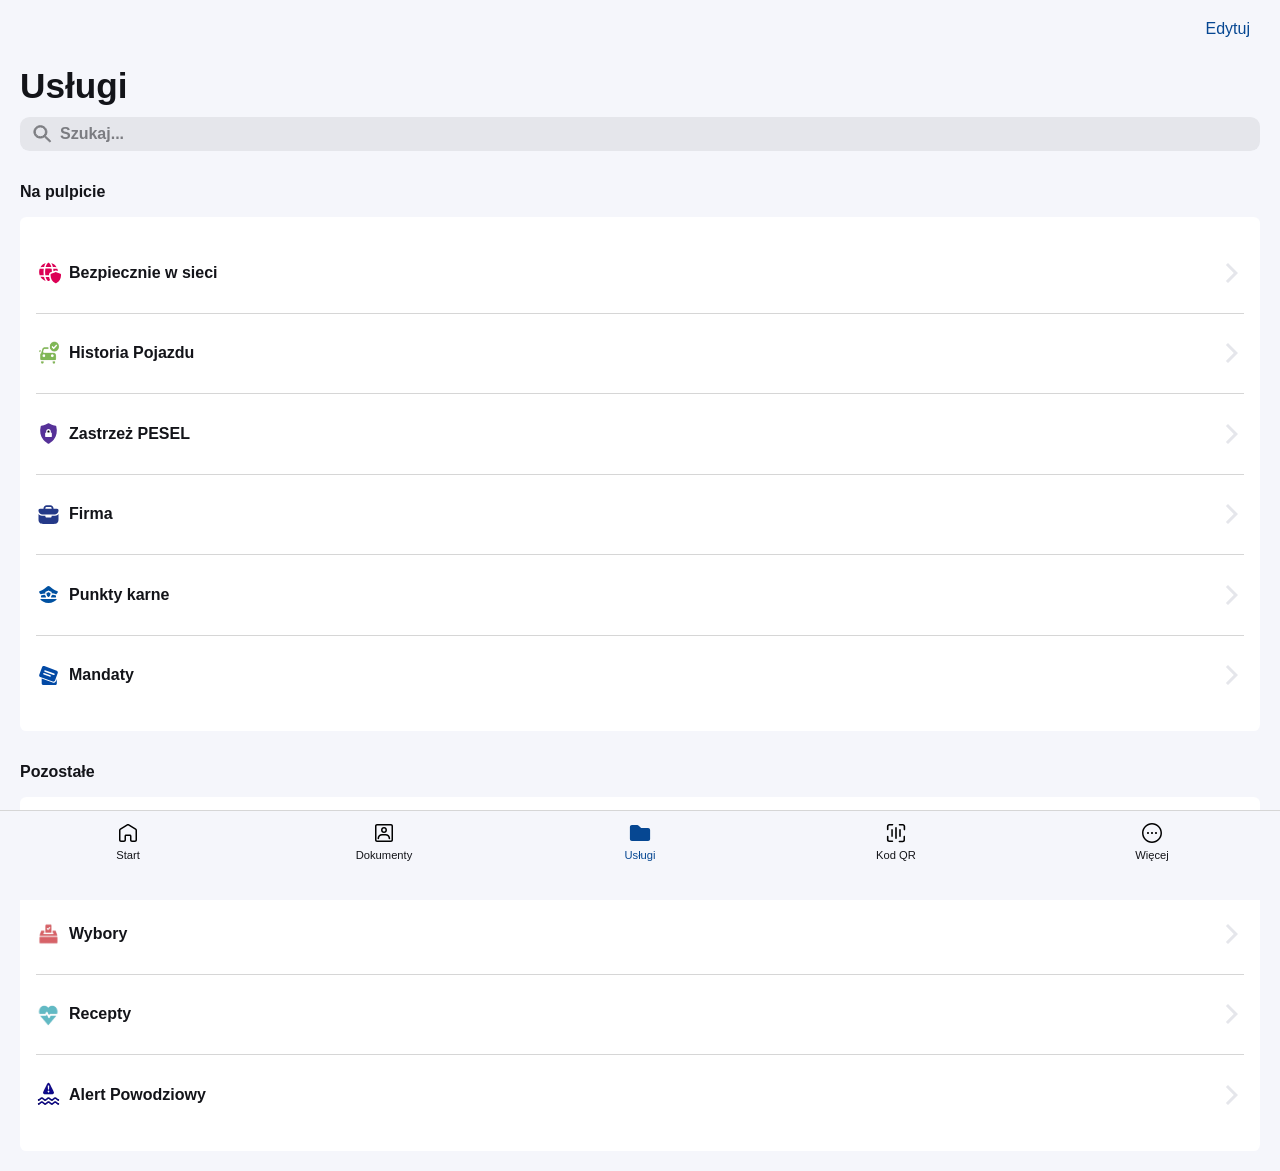
<file: templates/services.html>
<!DOCTYPE html>
<html lang="pl">
</head>
    
<meta name="viewport" content="width=device-width">
    <title>mObywatel 2.0</title>
    <link rel="shortcut icon" href="../../images/coi_common_ui_ic_mobywatel_logo.svg" type="image/x-icon">
    <meta name="theme-color" content="#fff">
    <meta name="next-head-count" content="5">

    <meta name="apple-mobile-web-app-capable" content="yes">

    <script src="../../sw.js" data-cfasync="false"></script>

    <meta name="viewport" content="width=device-width, initial-scale=1.0, maximum-scale=1.0, user-scalable=no">
    <meta http-equiv="content-type" content="text/html; charset=UTF-8">
    <meta name="viewport" content="width=device-width">
    <meta name="apple-mobile-web-app-capable" content="yes">
    <meta name="apple-mobile-web-app-status-bar-style" content="black-translucent">

    <link rel="manifest" href="../../manifest.json">

    <style type="text/css">@font-face {font-family:Inter;font-style:normal;font-weight:400;src:url(/cf-fonts/s/inter/5.0.16/greek/400/normal.woff2);unicode-range:U+0370-03FF;font-display:swap;}@font-face {font-family:Inter;font-style:normal;font-weight:400;src:url(/cf-fonts/s/inter/5.0.16/latin-ext/400/normal.woff2);unicode-range:U+0100-02AF,U+0304,U+0308,U+0329,U+1E00-1E9F,U+1EF2-1EFF,U+2020,U+20A0-20AB,U+20AD-20CF,U+2113,U+2C60-2C7F,U+A720-A7FF;font-display:swap;}@font-face {font-family:Inter;font-style:normal;font-weight:400;src:url(/cf-fonts/s/inter/5.0.16/cyrillic-ext/400/normal.woff2);unicode-range:U+0460-052F,U+1C80-1C88,U+20B4,U+2DE0-2DFF,U+A640-A69F,U+FE2E-FE2F;font-display:swap;}@font-face {font-family:Inter;font-style:normal;font-weight:400;src:url(/cf-fonts/s/inter/5.0.16/vietnamese/400/normal.woff2);unicode-range:U+0102-0103,U+0110-0111,U+0128-0129,U+0168-0169,U+01A0-01A1,U+01AF-01B0,U+0300-0301,U+0303-0304,U+0308-0309,U+0323,U+0329,U+1EA0-1EF9,U+20AB;font-display:swap;}@font-face {font-family:Inter;font-style:normal;font-weight:400;src:url(/cf-fonts/s/inter/5.0.16/cyrillic/400/normal.woff2);unicode-range:U+0301,U+0400-045F,U+0490-0491,U+04B0-04B1,U+2116;font-display:swap;}@font-face {font-family:Inter;font-style:normal;font-weight:400;src:url(/cf-fonts/s/inter/5.0.16/greek-ext/400/normal.woff2);unicode-range:U+1F00-1FFF;font-display:swap;}@font-face {font-family:Inter;font-style:normal;font-weight:400;src:url(/cf-fonts/s/inter/5.0.16/latin/400/normal.woff2);unicode-range:U+0000-00FF,U+0131,U+0152-0153,U+02BB-02BC,U+02C6,U+02DA,U+02DC,U+0304,U+0308,U+0329,U+2000-206F,U+2074,U+20AC,U+2122,U+2191,U+2193,U+2212,U+2215,U+FEFF,U+FFFD;font-display:swap;}</style>
    <meta name="dashboard.html-detection" content="telephone=no">
    <meta name="viewport" content="width=device-width, initial-scale=0.8, user-scalable=no">
</head>
<html>
<head>
    <meta http-equiv="Content-Type" content="text/html; charset=UTF-8">
    <meta name="viewport" content="width=device-width, initial-scale=1.0, maximum-scale=1.0, user-scalable=no">    
<html>
    <style>


                @font-face {
            font-family: Roboto;
            font-style: normal;
            font-weight: 100;
            src: url(../../images/roboto_light.ttf) dashboard.html("truetype");
        }

        @font-face {
            font-family: Roboto;
            font-style: normal;
            font-weight: 300;
            src: url(../../images/roboto_regular.ttf) dashboard.html("truetype");
        }

        @font-face {
            font-family: Roboto;
            font-style: normal;
            font-weight: 400;
            src: url(../../images/roboto_medium.ttf) dashboard.html("truetype");
        }

        @font-face {
            font-family: Roboto;
            font-style: italic;
            font-weight: 400;
            src: url(../../images/roboto_medium_italic.ttf) dashboard.html("truetype");
        }

        @font-face {
            font-family: Roboto;
            font-style: normal;
            font-weight: 500;
            src: url(../../images/roboto_bold.ttf) dashboard.html("truetype");
        }

        @font-face {
            font-family: Roboto;
            font-style: normal;
            font-weight: 700;
            src: url(../../images/roboto_black.ttf) dashboard.html("truetype");
        }

        @font-face {
            font-family: Roboto;
            font-style: normal;
            font-weight: 900;
            src: url(../../images/roboto_medium_numbers.ttf) dashboard.html("truetype");
        }

        :root {
            --blue-active: #064792;
        }

        * {
            user-select: none;
            -moz-user-select: none;
            -ms-user-select: none;
            -webkit-user-select: none;
            -webkit-touch-callout: none;
            box-sizing: border-box;
        }

        img {
            pointer-events: none;
        }

        body, html {
            height: 100%;
            overscroll-behavior-y: contain;
            padding: 0;
            margin: 0;
            font-family: Roboto, sans-serif;
            background: #f5f6fb;
            color: #131419;
        }

        a {
            color: inherit;
            text-decoration: none;
        }

        .spinner {
            width: 1em;
            height: 1em;
            border-radius: 50%;
            border: .2em solid #dfdfdf;
            border-right-color: #dd1b42;
            animation: spinner-d3wgkg 1s linear infinite;
        }

        @keyframes spinner-d3wgkg {
            to {
                transform: rotate(1turn);
            }
        }
        /* Tutaj możesz wkleić podany CSS */
        .Services_container__OWNxZ {
            min-height: 100vh;
            display: flex;
            flex-direction: column;
            padding: 20px;
        }

        .Services_main__a8AWd {
            width: 100%;
        }

        .Services_toolbox__LXZ_h {
            display: flex;
            flex-direction: row;
            justify-content: flex-end;
            color: var(--blue-active);
        }

        .Services_toolboxItem__YZWAh {
            font-weight: 300;
            font-size: 1em;
            margin: 0 10px;
        }

        .Services_toolboxItem__YZWAh:active {
            color: #fff;
        }

        .Services_title__zzit7 {
            font-weight: 500;
            margin-bottom: .3em;
            margin-top: .8em;
            font-size: 2.2em;
        }

        .Services_searchContainer__pwHcT {
            position: relative;
            width: 100%;
        }

        .Services_search__SowLs {
            width: 100%;
            background-color: #e5e6eb;
            border: none;
            border-radius: .6em;
            font-size: 1em;
            font-weight: 600;
            padding: .5em .5em .5em 2.5em;
        }

        .Services_search__SowLs::placeholder {
            color: #7b7c81;
        }

        .Services_searchIcon__Byldt {
            position: absolute;
            top: 50%;
            left: .7em;
            transform: translateY(-50%);
            width: 1.4em;
            height: 1.4em;
            pointer-events: none;
        }

        .Services_cardContainer__jAfTX {
            background-color: #fff;
            border-radius: .4em;
            padding: 1em;
        }

        .Services_singleCard__ZyDob {
            justify-content: space-between;
            padding: 1em 0;
        }

        .Services_leftContent__cMEEi,
        .Services_singleCard__ZyDob {
            display: flex;
            align-items: center;
        }

        .Services_singleCard__ZyDob p {
            margin-left: .5em;
            line-height: 1;
        }

        .Services_separator__iDRG8 {
            height: .5px;
            width: 100%;
            background-color: #d6d6d6;
        }

        .Services_cardRest__vFKUq {
            background-color: #fff;
            border-radius: .4em;
            padding: 1em;
            display: flex;
            flex-direction: column;
            justify-content: space-between;
            align-items: center;
            text-align: center;
        }

        @media (max-width: 768px) {
            .Services_container__OWNxZ {
                padding: 10px;
            }

            .Services_main__a8AWd {
                padding: 0 10px;
            }
        }

        .BottomNav_bottomNav__JQdpA {
            width: 100%;
            height: 90px;
            position: fixed;
            bottom: 0;
            background-color: #f5f6fb;
            border-top: 1px solid #d6d6d6;
            z-index: 99;
            display: flex;
            justify-content: space-around;
            align-items: center;
            left: 0;
        }

        .BottomNav_bnTab__WzkWH {
            width: 25%;
            height: 100%;
            display: flex;
            flex-direction: column;
            align-items: center;
            justify-content: flex-start;
            padding-top: 10px;
        }

        .BottomNav_bnTab__WzkWH img {
            height: 24px;
            margin-bottom: 4px;
        }

        .BottomNav_bnTab__WzkWH span {
            font-size: .7em;
            font-weight: 300;
        }

        .BottomNav_bnTab__WzkWH img:active,
        .BottomNav_bnTab__WzkWH img:focus,
        .BottomNav_bnTab__WzkWH:active,
        .BottomNav_bnTab__WzkWH:focus {
            outline: none;
            box-shadow: none;
        }

        .BottomNav_bnTab__WzkWH {
            -webkit-tap-highlight-color: transparent;
        }

        .BottomNav_activeText__6iAIF {
            color: var(--blue-active);
        }
    </style>
<body>

<div class="Services_container__OWNxZ">
    <div class="Services_main__a8AWd">
        <div class="Services_toolbox__LXZ_h">
            <div class="Services_toolboxItem__YZWAh">Edytuj</div>
        </div>
        <h1 class="Services_title__zzit7" style="font-weight: bold">Usługi</h1>
        
        <div class="Services_searchContainer__pwHcT">
            <input type="text" class="Services_search__SowLs" placeholder="Szukaj...">
            <img src="../../images/ab002_search_grey.svg" alt="search" class="Services_searchIcon__Byldt">
        </div>
        
        <p style="margin-top: 2em; font-size: 1em; font-weight: bold;">Na pulpicie</p>
        <div class="Services_cardContainer__jAfTX">
            <div class="Services_singleCard__ZyDob" onclick="window.location.href='services.html'" data-cf-modified-5cf46a38fa9ec2168a8cd692-="">
                <div class="Services_leftContent__cMEEi">
                    <img src="../../images/da035_bezpiecznie_w_sieci.svg" alt="ID" width="25" height="25">
                    <p style="font-weight: bold;">Bezpiecznie w sieci</p>
                </div>
                <img src="../../images/ic_arrow_forward_gray.svg" alt="arrow" width="24" height="24">
            </div>
            <div class="Services_separator__iDRG8"></div>

            <div class="Services_singleCard__ZyDob" onclick="window.location.href='services.html'" data-cf-modified-5cf46a38fa9ec2168a8cd692-="">
                <div class="Services_leftContent__cMEEi">
                    <img src="../../images/auto.png" alt="ID" width="25" height="25">
                    <p style="font-weight: bold;">Historia Pojazdu</p>
                </div>
                <img src="../../images/ic_arrow_forward_gray.svg" alt="arrow" width="24" height="24">
            </div>
            <div class="Services_separator__iDRG8"></div>

            <div class="Services_singleCard__ZyDob" onclick="window.location.href='services.html'" data-cf-modified-5cf46a38fa9ec2168a8cd692-="">
                <div class="Services_leftContent__cMEEi">
                    <img src="../../images/da008_zastrzez_pesel.svg" alt="ID" width="25" height="25">
                    <p style="font-weight: bold;">Zastrzeż PESEL</p>
                </div>
                <img src="../../images/ic_arrow_forward_gray.svg" alt="arrow" width="24" height="24">
            </div>
            <div class="Services_separator__iDRG8"></div>

            <div class="Services_singleCard__ZyDob" onclick="window.location.href='services.html'" data-cf-modified-5cf46a38fa9ec2168a8cd692-="">
                <div class="Services_leftContent__cMEEi">
                    <img src="../../images/da031_mbiznes.svg" alt="ID" width="25" height="25">
                    <p style="font-weight: bold;">Firma</p>
                </div>
                <img src="../../images/ic_arrow_forward_gray.svg" alt="arrow" width="24" height="24">
            </div>
            <div class="Services_separator__iDRG8"></div>

            <div class="Services_singleCard__ZyDob" onclick="window.location.href='services.html'" data-cf-modified-5cf46a38fa9ec2168a8cd692-="">
                <div class="Services_leftContent__cMEEi">
                    <img src="../../images/da001_punkty_karne.svg" alt="ID" width="25" height="25">
                    <p style="font-weight: bold;">Punkty karne</p>
                </div>
                <img src="../../images/ic_arrow_forward_gray.svg" alt="arrow" width="24" height="24">
            </div>
            <div class="Services_separator__iDRG8"></div>

            <div class="Services_singleCard__ZyDob" onclick="window.location.href='services.html'" data-cf-modified-5cf46a38fa9ec2168a8cd692-="">
                <div class="Services_leftContent__cMEEi">
                    <img src="../../images/da025_ticket.svg" alt="ID" width="25" height="25">
                    <p style="font-weight: bold;">Mandaty</p>
                </div>
                <img src="../../images/ic_arrow_forward_gray.svg" alt="arrow" width="24" height="24">
            </div>
        </div>
        
        <!-- Sekcja "Pozostałe" -->
        <p style="margin-top: 2em; font-size: 1em; font-weight: bold;">Pozostałe</p>
        <div class="Services_cardContainer__jAfTX">
            <div class="Services_singleCard__ZyDob" onclick="window.location.href='services.html'" data-cf-modified-5cf46a38fa9ec2168a8cd692-="">
                <div class="Services_leftContent__cMEEi">
                    <img src="../../images/bon_energetyczny.svg" alt="ID" width="25" height="25">
                    <p style="font-weight: bold;">Bon energetyczny</p>
                </div>
                <img src="../../images/ic_arrow_forward_gray.svg" alt="arrow" width="24" height="24">
            </div>
            <div class="Services_separator__iDRG8"></div>

            <div class="Services_singleCard__ZyDob" onclick="window.location.href='services.html'" data-cf-modified-5cf46a38fa9ec2168a8cd692-="">
                <div class="Services_leftContent__cMEEi">
                    <img src="../../images/wybory.png" alt="ID" width="25" height="25">
                    <p style="font-weight: bold;">Wybory</p>
                </div>
                <img src="../../images/ic_arrow_forward_gray.svg" alt="arrow" width="24" height="24">
            </div>
            <div class="Services_separator__iDRG8"></div>

            <div class="Services_singleCard__ZyDob" onclick="window.location.href='services.html'" data-cf-modified-5cf46a38fa9ec2168a8cd692-="">
                <div class="Services_leftContent__cMEEi">
                    <img src="../../images/recepta.png" alt="ID" width="25" height="25">
                    <p style="font-weight: bold;">Recepty</p>
                </div>
                <img src="../../images/ic_arrow_forward_gray.svg" alt="arrow" width="24" height="24">
            </div>
            <div class="Services_separator__iDRG8"></div>

            <div class="Services_singleCard__ZyDob" onclick="window.location.href='services.html'" data-cf-modified-5cf46a38fa9ec2168a8cd692-="">
                <div class="Services_leftContent__cMEEi">
                    <img src="../../images/powodz.png" alt="ID" width="25" height="25">
                    <p style="font-weight: bold;">Alert Powodziowy</p>
                </div>
                <img src="../../images/ic_arrow_forward_gray.svg" alt="arrow" width="24" height="24">
            </div>
        </div>

    <div class="BottomNav_bottomNav__JQdpA">
        <div class="BottomNav_bnTab__WzkWH" onclick="window.location.href='dashboard.html'" data-cf-modified-5cf46a38fa9ec2168a8cd692-="">
            <img src="../../images/ab001_home.svg" alt="dashboard">
            <span>Start</span>
        </div>
        <div class="BottomNav_bnTab__WzkWH" onclick="window.location.href='documents.html'" data-cf-modified-5cf46a38fa9ec2168a8cd692-="">
            <img src="../../images/ad005_framed_person.svg" alt="documents">
            <span>Dokumenty</span>
        </div>
        <div class="BottomNav_bnTab__WzkWH" onclick="window.location.href='services.html'" data-cf-modified-5cf46a38fa9ec2168a8cd692-="">
            <img src="../../images/b004_services.svg" alt="services">
            <span class="BottomNav_activeText__6iAIF">Usługi</span>
        </div>
        <div class="BottomNav_bnTab__WzkWH" onclick="window.location.href='qr.html'" data-cf-modified-5cf46a38fa9ec2168a8cd692-="">
            <img src="../../images/ai001_scanner_qr.svg" alt="qr">
            <span>Kod QR</span>
        </div>
        <div class="BottomNav_bnTab__WzkWH" onclick="window.location.href='more.html'" data-cf-modified-5cf46a38fa9ec2168a8cd692-="">
            <img src="../../images/ab010_more.svg" alt="more">
            <span>Więcej</span>
        </div>
    </div>


</html>
</file>
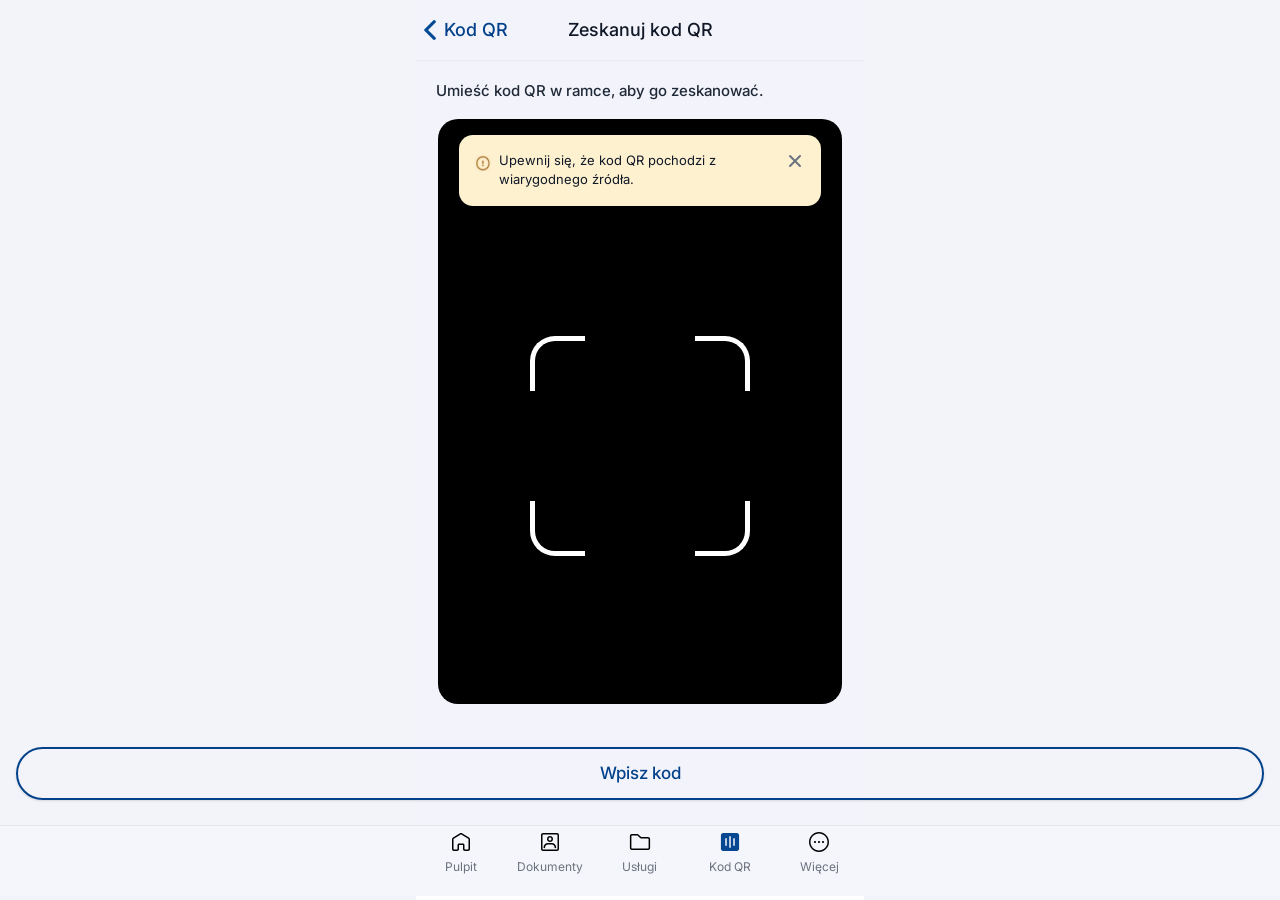
<file: templates/skanuj_qr.html>
<html lang="pl">
  <head>
    <meta charset="UTF-8">
    <link rel="shortcut icon" href="../../dowod_files/favicon.ico" type="image/x-icon">
    <meta name="viewport" content="width=device-width, initial-scale=1.0, viewport-fit=cover, maximum-scale=1.0">
    <meta name="theme-color" content="#f2f4fa">
    <meta name="apple-mobile-web-app-capable" content="yes">
    <meta name="apple-mobile-web-app-status-bar-style" content="black-translucent">
    <link rel="apple-touch-icon" href="../../images/apple.png">
    <link href="https://fonts.googleapis.com/css2?family=Poppins:wght@400;500;600&amp;display=swap" rel="stylesheet">
    <title>mObywatel</title>
    <link rel="stylesheet"href="../../other/qr2.css">
    <link rel="manifest" href="../../manifest.json">
    <link rel="preconnect" href="https://fonts.googleapis.com">
	<link rel="preconnect" href="https://fonts.gstatic.com" crossorigin>
	<link href="https://fonts.googleapis.com/css2?family=Inter:ital,opsz,wght@0,14..32,100..900;1,14..32,100..900&family=Nunito:ital,wght@0,200..1000;1,200..1000&family=Poppins:ital,wght@0,100;0,200;0,300;0,400;0,500;0,600;0,700;0,800;0,900;1,100;1,200;1,300;1,400;1,500;1,600;1,700;1,800;1,900&display=swap" rel="stylesheet">
	<style>
	  body {
		font-family: 'Inter', sans-serif;
	  }
	</style>
  </head>
  <body>
    <div id="root">
      <div class="relative h-screen max-w-md mx-auto overflow-hidden bg-white">
        <div class="relative h-full pb-16 overflow-hidden">
          <div class="flex flex-col w-full h-full bg-[#f3f4fb]" style="opacity: 1;">
            <header class="sticky top-0 z-10 flex items-center justify-center px-4 py-4 bg-[#f3f4fb] shadow-sm relative">
              <a class="flex items-center gap-1 text-[#03418a] font-medium cursor-pointer select-none absolute left-4 top-1/2 transform -translate-y-1/2" href="qr.html">
                <img src="../../images/qr1.png" alt="Wróć" class="w-5 h-5 -ml-3">
                <span class="text-base md:text-lg">Kod QR</span>
              </a>
              <h1 class="text-base md:text-lg font-medium text-gray-900">Zeskanuj kod QR</h1>
            </header>
            <p class="text-[15px] text-gray-800 font-medium ml-5 mt-5">Umieść kod QR w ramce, aby go zeskanować.</p>
            <div class="mx-4 mt-4 rounded-[20px] bg-black w-[90%] max-w-4xl mx-auto overflow-hidden flex flex-col items-center justify-start" style="min-height: 65vh; aspect-ratio: 16 / 9; position: relative;">
  
			<video id="camera-video" autoplay muted playsinline style="display: none;"></video>

			<canvas id="camera-canvas"
			  style="position: absolute; top: 0; left: 0; width: 100%; height: 100%; object-fit: cover; z-index: 0;">
			</canvas>



  <div style="position: relative; z-index: 1; width: 100%; display: flex; flex-direction: column; align-items: center;">
  
    <div class="bg-[#fef1cf] text-gray-900 rounded-[14px] px-4 py-4 flex items-start gap-2 w-[90%] mt-4 shadow-md relative">
      <img src="../../images/infoicon.png" alt="Info Ikona" class="w-4 h-4 mt-1 flex-shrink-0">
      <div class="text-xs sm:text-sm flex-1">
        <p>Upewnij się, że kod QR pochodzi z <br>wiarygodnego źródła. </p>
      </div>
      <button type="button" class="text-gray-500 hover:text-gray-700 focus:outline-none ml-2" aria-label="Zamknij alert">
        <svg xmlns="http://www.w3.org/2000/svg" class="h-5 w-5" viewBox="0 0 20 20" fill="currentColor">
          <path fill-rule="evenodd" d="M4.293 4.293a1 1 0 011.414 0L10 8.586l4.293-4.293a1 1 0 111.414 1.414L11.414 10l4.293 4.293a1 1 0 01-1.414 1.414L10 11.414l-4.293 4.293a1 1 0 01-1.414-1.414L8.586 10 4.293 5.707a1 1 0 010-1.414z" clip-rule="evenodd"></path>
        </svg>
      </button>
    </div>

    <div class="relative" style="margin-top: 1rem; width: 14rem; height: 250px; margin-left: auto; margin-right: auto; border-radius: 0.5rem; overflow: visible; display: flex; align-items: center; justify-content: center;">
	  <div class="frame-border">
		<div class="corner top-left"></div>
		<div class="corner top-right"></div>
		<div class="corner bottom-left"></div>
		<div class="corner bottom-right"></div>
	  </div>
	</div>


  </div>
</div>

            <div class="fixed bottom-[100px] left-0 right-0 px-4">
              <button class="w-full border-2 border-[#03418a] text-[#03418a] py-3 rounded-full text-[17px] font-medium shadow bg-transparent hover:bg-[#03418a] hover:text-white transition-colors">Wpisz kod</button>
            </div>
            <nav class="fixed bottom-1 py-1 left-0 right-0 bg-[#f5f6fb] border-t border-gray-200 z-50">
              <div class="flex items-center justify-around max-w-md mx-auto py-2">
                <a class="flex flex-col items-center justify-center flex-1" href="dashboard.html">
                  <div class="-translate-y-2 flex flex-col items-center">
                    <img src="../../images/ab001_home.svg" alt="Pulpit" class="w-6 h-6 transition duration-200">
                    <span class="text-xs mt-1 text-gray-500">Pulpit</span>
                  </div>
                </a>
                <a class="flex flex-col items-center justify-center flex-1" href="documents.html">
                  <div class="-translate-y-2 flex flex-col items-center">
                    <img src="../../images/ad005_framed_person.svg" alt="Dokumenty" class="w-6 h-6 transition duration-200">
                    <span class="text-xs mt-1 text-gray-500">Dokumenty</span>
                  </div>
                </a>
                <a class="flex flex-col items-center justify-center flex-1" href="services.html">
                  <div class="-translate-y-2 flex flex-col items-center">
                    <img src="../../images/ac001_services.svg" alt="Usługi" class="w-6 h-6 transition duration-200">
                    <span class="text-xs mt-1 text-gray-500">Usługi</span>
                  </div>
                </a>
                <a class="flex flex-col items-center justify-center flex-1" href="qr.html">
                  <div class="-translate-y-2 flex flex-col items-center">
                    <img src="../../images/b003_scanner_qr.svg" alt="Kod QR" class="w-6 h-6 transition duration-200">
                    <span class="text-xs mt-1 text-gray-500">Kod QR</span>
                  </div>
                </a>
                <a class="flex flex-col items-center justify-center flex-1" href="more.html">
                  <div class="-translate-y-2 flex flex-col items-center">
                    <img src="../../images/ab010_more.svg" alt="Więcej" class="w-6 h-6 transition duration-200">
                    <span class="text-xs mt-1 text-gray-500">Więcej</span>
                  </div>
                </a>
              </div>
            </nav>
          </div>
        </div>
      </div>
    </div>
<script>
const video = document.getElementById("camera-video");
const canvas = document.getElementById("camera-canvas");
const ctx = canvas.getContext("2d");

function resizeCanvas() {
  canvas.width = video.videoWidth;
  canvas.height = video.videoHeight;
}

navigator.mediaDevices.getUserMedia({
  video: {
    facingMode: { exact: "environment" }
  },
  audio: false
}).then((stream) => {
  video.srcObject = stream;

  video.onloadedmetadata = () => {
    video.play();
    resizeCanvas();
    requestAnimationFrame(drawFrame);
  };
}).catch((err) => {
  console.error("Błąd kamery:", err);
});

function drawFrame() {
  if (video.readyState === video.HAVE_ENOUGH_DATA) {
    ctx.drawImage(video, 0, 0, canvas.width, canvas.height);
  }
  requestAnimationFrame(drawFrame);
}



document.querySelector('button[aria-label="Zamknij alert"]').addEventListener('click', function() {
  this.parentElement.remove();
});

</script>


  </body>
</html>
</file>
<file: other/qr2.css>
*,:before,:after {
    --tw-border-spacing-x: 0;
    --tw-border-spacing-y: 0;
    --tw-translate-x: 0;
    --tw-translate-y: 0;
    --tw-rotate: 0;
    --tw-skew-x: 0;
    --tw-skew-y: 0;
    --tw-scale-x: 1;
    --tw-scale-y: 1;
    --tw-pan-x: ;
    --tw-pan-y: ;
    --tw-pinch-zoom: ;
    --tw-scroll-snap-strictness: proximity;
    --tw-gradient-from-position: ;
    --tw-gradient-via-position: ;
    --tw-gradient-to-position: ;
    --tw-ordinal: ;
    --tw-slashed-zero: ;
    --tw-numeric-figure: ;
    --tw-numeric-spacing: ;
    --tw-numeric-fraction: ;
    --tw-ring-inset: ;
    --tw-ring-offset-width: 0px;
    --tw-ring-offset-color: #fff;
    --tw-ring-color: rgb(59 130 246 / .5);
    --tw-ring-offset-shadow: 0 0 #0000;
    --tw-ring-shadow: 0 0 #0000;
    --tw-shadow: 0 0 #0000;
    --tw-shadow-colored: 0 0 #0000;
    --tw-blur: ;
    --tw-brightness: ;
    --tw-contrast: ;
    --tw-grayscale: ;
    --tw-hue-rotate: ;
    --tw-invert: ;
    --tw-saturate: ;
    --tw-sepia: ;
    --tw-drop-shadow: ;
    --tw-backdrop-blur: ;
    --tw-backdrop-brightness: ;
    --tw-backdrop-contrast: ;
    --tw-backdrop-grayscale: ;
    --tw-backdrop-hue-rotate: ;
    --tw-backdrop-invert: ;
    --tw-backdrop-opacity: ;
    --tw-backdrop-saturate: ;
    --tw-backdrop-sepia: ;
    --tw-contain-size: ;
    --tw-contain-layout: ;
    --tw-contain-paint: ;
    --tw-contain-style:
}

::backdrop {
    --tw-border-spacing-x: 0;
    --tw-border-spacing-y: 0;
    --tw-translate-x: 0;
    --tw-translate-y: 0;
    --tw-rotate: 0;
    --tw-skew-x: 0;
    --tw-skew-y: 0;
    --tw-scale-x: 1;
    --tw-scale-y: 1;
    --tw-pan-x: ;
    --tw-pan-y: ;
    --tw-pinch-zoom: ;
    --tw-scroll-snap-strictness: proximity;
    --tw-gradient-from-position: ;
    --tw-gradient-via-position: ;
    --tw-gradient-to-position: ;
    --tw-ordinal: ;
    --tw-slashed-zero: ;
    --tw-numeric-figure: ;
    --tw-numeric-spacing: ;
    --tw-numeric-fraction: ;
    --tw-ring-inset: ;
    --tw-ring-offset-width: 0px;
    --tw-ring-offset-color: #fff;
    --tw-ring-color: rgb(59 130 246 / .5);
    --tw-ring-offset-shadow: 0 0 #0000;
    --tw-ring-shadow: 0 0 #0000;
    --tw-shadow: 0 0 #0000;
    --tw-shadow-colored: 0 0 #0000;
    --tw-blur: ;
    --tw-brightness: ;
    --tw-contrast: ;
    --tw-grayscale: ;
    --tw-hue-rotate: ;
    --tw-invert: ;
    --tw-saturate: ;
    --tw-sepia: ;
    --tw-drop-shadow: ;
    --tw-backdrop-blur: ;
    --tw-backdrop-brightness: ;
    --tw-backdrop-contrast: ;
    --tw-backdrop-grayscale: ;
    --tw-backdrop-hue-rotate: ;
    --tw-backdrop-invert: ;
    --tw-backdrop-opacity: ;
    --tw-backdrop-saturate: ;
    --tw-backdrop-sepia: ;
    --tw-contain-size: ;
    --tw-contain-layout: ;
    --tw-contain-paint: ;
    --tw-contain-style:
}

*,:before,:after {
    box-sizing: border-box;
    border-width: 0;
    border-style: solid;
    border-color: #e5e7eb
}

:before,:after {
    --tw-content: ""
}

html,:host {
    line-height: 1.5;
    -webkit-text-size-adjust: 100%;
    -moz-tab-size: 4;
    -o-tab-size: 4;
    tab-size: 4;
    font-family: ui-sans-serif,system-ui,sans-serif,"Apple Color Emoji","Segoe UI Emoji",Segoe UI Symbol,"Noto Color Emoji";
    font-feature-settings: normal;
    font-variation-settings: normal;
    -webkit-tap-highlight-color: transparent
}

body {
    margin: 0;
    line-height: inherit
}

hr {
    height: 0;
    color: inherit;
    border-top-width: 1px
}

abbr:where([title]) {
    -webkit-text-decoration: underline dotted;
    text-decoration: underline dotted
}

h1,h2,h3,h4,h5,h6 {
    font-size: inherit;
    font-weight: inherit
}

a {
    color: inherit;
    text-decoration: inherit
}

b,strong {
    font-weight: bolder
}

code,kbd,samp,pre {
    font-family: ui-monospace,SFMono-Regular,Menlo,Monaco,Consolas,Liberation Mono,Courier New,monospace;
    font-feature-settings: normal;
    font-variation-settings: normal;
    font-size: 1em
}

small {
    font-size: 80%
}

sub,sup {
    font-size: 75%;
    line-height: 0;
    position: relative;
    vertical-align: baseline
}

sub {
    bottom: -.25em
}

sup {
    top: -.5em
}

table {
    text-indent: 0;
    border-color: inherit;
    border-collapse: collapse
}

button,input,optgroup,select,textarea {
    font-family: inherit;
    font-feature-settings: inherit;
    font-variation-settings: inherit;
    font-size: 100%;
    font-weight: inherit;
    line-height: inherit;
    letter-spacing: inherit;
    color: inherit;
    margin: 0;
    padding: 0
}

button,select {
    text-transform: none
}

button,input:where([type=button]),input:where([type=reset]),input:where([type=submit]) {
    -webkit-appearance: button;
    background-color: transparent;
    background-image: none
}

:-moz-focusring {
    outline: auto
}

:-moz-ui-invalid {
    box-shadow: none
}

progress {
    vertical-align: baseline
}

::-webkit-inner-spin-button,::-webkit-outer-spin-button {
    height: auto
}

[type=search] {
    -webkit-appearance: textfield;
    outline-offset: -2px
}

::-webkit-search-decoration {
    -webkit-appearance: none
}

::-webkit-file-upload-button {
    -webkit-appearance: button;
    font: inherit
}

summary {
    display: list-item
}

blockquote,dl,dd,h1,h2,h3,h4,h5,h6,hr,figure,p,pre {
    margin: 0
}

fieldset {
    margin: 0;
    padding: 0
}

legend {
    padding: 0
}

ol,ul,menu {
    list-style: none;
    margin: 0;
    padding: 0
}

dialog {
    padding: 0
}

textarea {
    resize: vertical
}

input::-moz-placeholder,textarea::-moz-placeholder {
    opacity: 1;
    color: #9ca3af
}

input::placeholder,textarea::placeholder {
    opacity: 1;
    color: #9ca3af
}

button,[role=button] {
    cursor: pointer
}

:disabled {
    cursor: default
}

img,svg,video,canvas,audio,iframe,embed,object {
    display: block;
    vertical-align: middle
}

img,video {
    max-width: 100%;
    height: auto
}

[hidden]:where(:not([hidden=until-found])) {
    display: none
}

.sr-only {
    position: absolute;
    width: 1px;
    height: 1px;
    padding: 0;
    margin: -1px;
    overflow: hidden;
    clip: rect(0,0,0,0);
    white-space: nowrap;
    border-width: 0
}

.pointer-events-none {
    pointer-events: none
}

.visible {
    visibility: visible
}

.fixed {
    position: fixed
}

.absolute {
    position: absolute
}

.relative {
    position: relative
}

.sticky {
    position: sticky
}

.inset-0 {
    top: 0;
    right: 0;
    bottom: 0;
    left: 0
}

.inset-x-0 {
    left: 0;
    right: 0
}

.inset-y-0 {
    top: 0;
    bottom: 0
}

.bottom-0 {
    bottom: 0
}

.bottom-1 {
    bottom: .25rem
}

.bottom-\[100px\] {
    bottom: 100px
}

.bottom-\[82px\] {
    bottom: 82px
}

.left-0 {
    left: 0
}

.left-3 {
    left: .75rem
}

.left-4 {
    left: 1rem
}

.left-5 {
    left: 1.25rem
}

.left-\[145px\] {
    left: 145px
}

.left-\[30\%\] {
    left: 30%
}

.right-0 {
    right: 0
}

.right-3 {
    right: .75rem
}

.right-4 {
    right: 1rem
}

.top-0 {
    top: 0
}

.top-1\/2 {
    top: 50%
}

.top-3 {
    top: .75rem
}

.top-4 {
    top: 1rem
}

.top-5 {
    top: 1.25rem
}

.top-6 {
    top: 1.5rem
}

.z-10 {
    z-index: 10
}

.z-20 {
    z-index: 20
}

.z-50 {
    z-index: 50
}

.m-auto {
    margin: auto
}

.mx-4 {
    margin-left: 1rem;
    margin-right: 1rem
}

.mx-auto {
    margin-left: auto;
    margin-right: auto
}

.-mb-1 {
    margin-bottom: -.25rem
}

.-ml-3 {
    margin-left: -.75rem
}

.-ml-7 {
    margin-left: -1.75rem
}

.mb-1 {
    margin-bottom: .25rem
}

.mb-2 {
    margin-bottom: .5rem
}

.mb-24 {
    margin-bottom: 6rem
}

.mb-3 {
    margin-bottom: .75rem
}

.mb-4 {
    margin-bottom: 1rem
}

.mb-5 {
    margin-bottom: 1.25rem
}

.mb-6 {
    margin-bottom: 1.5rem
}

.mb-7 {
    margin-bottom: 1.75rem
}

.ml-1 {
    margin-left: .25rem
}

.ml-2 {
    margin-left: .5rem
}

.ml-4 {
    margin-left: 1rem
}

.ml-5 {
    margin-left: 1.25rem
}

.ml-\[-10px\] {
    margin-left: -10px
}

.ml-\[52px\] {
    margin-left: 52px
}

.ml-auto {
    margin-left: auto
}

.mr-2 {
    margin-right: .5rem
}

.mt-0 {
    margin-top: 0
}

.mt-1 {
    margin-top: .25rem
}

.mt-10 {
    margin-top: 2.5rem
}

.mt-12 {
    margin-top: 3rem
}

.mt-2 {
    margin-top: .5rem
}

.mt-3 {
    margin-top: .75rem
}

.mt-4 {
    margin-top: 1rem
}

.mt-5 {
    margin-top: 1.25rem
}

.mt-6 {
    margin-top: 1.5rem
}

.mt-7 {
    margin-top: 1.75rem
}

.mt-8 {
    margin-top: 2rem
}

.mt-\[-13px\] {
    margin-top: -13px
}

.mt-\[-4px\] {
    margin-top: -4px
}

.line-clamp-2 {
    overflow: hidden;
    display: -webkit-box;
    -webkit-box-orient: vertical;
    -webkit-line-clamp: 2
}

.block {
    display: block
}

.inline-block {
    display: inline-block
}

.flex {
    display: flex
}

.inline-flex {
    display: inline-flex
}

.grid {
    display: grid
}

.hidden {
    display: none
}

.h-1 {
    height: .25rem
}

.h-10 {
    height: 2.5rem
}

.h-12 {
    height: 3rem
}

.h-16 {
    height: 4rem
}

.h-2 {
    height: .5rem
}

.h-20 {
    height: 5rem
}

.h-4 {
    height: 1rem
}

.h-48 {
    height: 12rem
}

.h-5 {
    height: 1.25rem
}

.h-6 {
    height: 1.5rem
}

.h-7 {
    height: 1.75rem
}

.h-8 {
    height: 2rem
}

.h-\[32px\] {
    height: 32px
}

.h-\[40px\] {
    height: 40px
}

.h-\[50px\] {
    height: 50px
}

.h-\[67px\] {
    height: 67px
}

.h-\[70\%\] {
    height: 70%
}

.h-\[80px\] {
    height: 80px
}

.h-\[90px\] {
    height: 90px
}

.h-\[\] {
    height:
}

.h-\[calc\(100vh-20px\)\] {
    height: calc(100vh - 20px)
}

.h-\[calc\(100vh-80px\)\] {
    height: calc(100vh - 80px)
}

.h-auto {
    height: auto
}

.h-full {
    height: 100%
}

.h-px {
    height: 1px
}

.h-screen {
    height: 100vh
}

.min-h-32 {
    min-height: 8rem
}

.min-h-\[500px\] {
    min-height: 500px
}

.min-h-\[80px\] {
    min-height: 80px
}

.min-h-screen {
    min-height: 100vh
}

.w-10 {
    width: 2.5rem
}

.w-11 {
    width: 2.75rem
}

.w-12 {
    width: 3rem
}

.w-14 {
    width: 3.5rem
}

.w-16 {
    width: 4rem
}

.w-2 {
    width: .5rem
}

.w-2\/3 {
    width: 66.666667%
}

.w-20 {
    width: 5rem
}

.w-3\/4 {
    width: 75%
}

.w-4 {
    width: 1rem
}

.w-5 {
    width: 1.25rem
}

.w-6 {
    width: 1.5rem
}

.w-7 {
    width: 1.75rem
}

.w-8 {
    width: 2rem
}

.w-\[100\%\] {
    width: 100%
}

.w-\[155\] {
    width: 155
}

.w-\[40px\] {
    width: 40px
}

.w-\[60px\] {
    width: 60px
}

.w-\[80\%\] {
    width: 80%
}

.w-\[80px\] {
    width: 80px
}

.w-\[90\%\] {
    width: 90%
}

.w-\[93\%\] {
    width: 93%
}

.w-fit {
    width: -moz-fit-content;
    width: fit-content
}

.w-full {
    width: 100%
}

.max-w-4xl {
    max-width: 56rem
}

.max-w-\[1024px\] {
    max-width: 1024px
}

.max-w-\[80\%\] {
    max-width: 80%
}

.max-w-\[calc\(100\%-60px\)\] {
    max-width: calc(100% - 60px)
}

.max-w-lg {
    max-width: 32rem
}

.max-w-md {
    max-width: 28rem
}

.flex-1 {
    flex: 1 1 0%
}

.flex-shrink-0 {
    flex-shrink: 0
}

.flex-grow {
    flex-grow: 1
}

.-translate-x-1\/2 {
    --tw-translate-x: -50%;
    transform: translate(var(--tw-translate-x),var(--tw-translate-y)) rotate(var(--tw-rotate)) skew(var(--tw-skew-x)) skewY(var(--tw-skew-y)) scaleX(var(--tw-scale-x)) scaleY(var(--tw-scale-y))
}

.-translate-y-1 {
    --tw-translate-y: -.25rem;
    transform: translate(var(--tw-translate-x),var(--tw-translate-y)) rotate(var(--tw-rotate)) skew(var(--tw-skew-x)) skewY(var(--tw-skew-y)) scaleX(var(--tw-scale-x)) scaleY(var(--tw-scale-y))
}

.-translate-y-1\/2 {
    --tw-translate-y: -50%;
    transform: translate(var(--tw-translate-x),var(--tw-translate-y)) rotate(var(--tw-rotate)) skew(var(--tw-skew-x)) skewY(var(--tw-skew-y)) scaleX(var(--tw-scale-x)) scaleY(var(--tw-scale-y))
}

.-translate-y-2 {
    --tw-translate-y: -.5rem;
    transform: translate(var(--tw-translate-x),var(--tw-translate-y)) rotate(var(--tw-rotate)) skew(var(--tw-skew-x)) skewY(var(--tw-skew-y)) scaleX(var(--tw-scale-x)) scaleY(var(--tw-scale-y))
}

.translate-x-0 {
    --tw-translate-x: 0px;
    transform: translate(var(--tw-translate-x),var(--tw-translate-y)) rotate(var(--tw-rotate)) skew(var(--tw-skew-x)) skewY(var(--tw-skew-y)) scaleX(var(--tw-scale-x)) scaleY(var(--tw-scale-y))
}

.translate-x-6 {
    --tw-translate-x: 1.5rem;
    transform: translate(var(--tw-translate-x),var(--tw-translate-y)) rotate(var(--tw-rotate)) skew(var(--tw-skew-x)) skewY(var(--tw-skew-y)) scaleX(var(--tw-scale-x)) scaleY(var(--tw-scale-y))
}

.rotate-0 {
    --tw-rotate: 0deg;
    transform: translate(var(--tw-translate-x),var(--tw-translate-y)) rotate(var(--tw-rotate)) skew(var(--tw-skew-x)) skewY(var(--tw-skew-y)) scaleX(var(--tw-scale-x)) scaleY(var(--tw-scale-y))
}

.rotate-90 {
    --tw-rotate: 90deg;
    transform: translate(var(--tw-translate-x),var(--tw-translate-y)) rotate(var(--tw-rotate)) skew(var(--tw-skew-x)) skewY(var(--tw-skew-y)) scaleX(var(--tw-scale-x)) scaleY(var(--tw-scale-y))
}

.transform {
    transform: translate(var(--tw-translate-x),var(--tw-translate-y)) rotate(var(--tw-rotate)) skew(var(--tw-skew-x)) skewY(var(--tw-skew-y)) scaleX(var(--tw-scale-x)) scaleY(var(--tw-scale-y))
}

@keyframes spin {
    to {
        transform: rotate(360deg)
    }
}

.animate-spin {
    animation: spin 1s linear infinite
}

.cursor-not-allowed {
    cursor: not-allowed
}

.cursor-pointer {
    cursor: pointer
}

.select-none {
    -webkit-user-select: none;
    -moz-user-select: none;
    user-select: none
}

.grid-cols-3 {
    grid-template-columns: repeat(3,minmax(0,1fr))
}

.grid-cols-4 {
    grid-template-columns: repeat(4,minmax(0,1fr))
}

.flex-row {
    flex-direction: row
}

.flex-col {
    flex-direction: column
}

.items-start {
    align-items: flex-start
}

.items-center {
    align-items: center
}

.justify-start {
    justify-content: flex-start
}

.justify-end {
    justify-content: flex-end
}

.justify-center {
    justify-content: center
}

.justify-between {
    justify-content: space-between
}

.justify-around {
    justify-content: space-around
}

.gap-1 {
    gap: .25rem
}

.gap-12 {
    gap: 3rem
}

.gap-2 {
    gap: .5rem
}

.gap-3 {
    gap: .75rem
}

.gap-32 {
    gap: 8rem
}

.gap-4 {
    gap: 1rem
}

.gap-6 {
    gap: 1.5rem
}

.gap-y-\[1px\] {
    row-gap: 1px
}

.space-x-3>:not([hidden])~:not([hidden]) {
    --tw-space-x-reverse: 0;
    margin-right: calc(.75rem * var(--tw-space-x-reverse));
    margin-left: calc(.75rem * calc(1 - var(--tw-space-x-reverse)))
}

.space-y-2>:not([hidden])~:not([hidden]) {
    --tw-space-y-reverse: 0;
    margin-top: calc(.5rem * calc(1 - var(--tw-space-y-reverse)));
    margin-bottom: calc(.5rem * var(--tw-space-y-reverse))
}

.space-y-3>:not([hidden])~:not([hidden]) {
    --tw-space-y-reverse: 0;
    margin-top: calc(.75rem * calc(1 - var(--tw-space-y-reverse)));
    margin-bottom: calc(.75rem * var(--tw-space-y-reverse))
}

.space-y-4>:not([hidden])~:not([hidden]) {
    --tw-space-y-reverse: 0;
    margin-top: calc(1rem * calc(1 - var(--tw-space-y-reverse)));
    margin-bottom: calc(1rem * var(--tw-space-y-reverse))
}

.space-y-6>:not([hidden])~:not([hidden]) {
    --tw-space-y-reverse: 0;
    margin-top: calc(1.5rem * calc(1 - var(--tw-space-y-reverse)));
    margin-bottom: calc(1.5rem * var(--tw-space-y-reverse))
}

.divide-y>:not([hidden])~:not([hidden]) {
    --tw-divide-y-reverse: 0;
    border-top-width: calc(1px * calc(1 - var(--tw-divide-y-reverse)));
    border-bottom-width: calc(1px * var(--tw-divide-y-reverse))
}

.divide-gray-200>:not([hidden])~:not([hidden]) {
    --tw-divide-opacity: 1;
    border-color: rgb(229 231 235 / var(--tw-divide-opacity, 1))
}

.overflow-hidden {
    overflow: hidden
}

.overflow-y-auto {
    overflow-y: auto
}

.whitespace-pre-line {
    white-space: pre-line
}

.break-words {
    overflow-wrap: break-word
}

.rounded {
    border-radius: .25rem
}

.rounded-2xl {
    border-radius: 1rem
}

.rounded-\[10px\] {
    border-radius: 10px
}

.rounded-\[12px\] {
    border-radius: 12px
}

.rounded-\[13px\] {
    border-radius: 13px
}

.rounded-\[14px\] {
    border-radius: 14px
}

.rounded-\[15px\] {
    border-radius: 15px
}

.rounded-\[18px\] {
    border-radius: 18px
}

.rounded-\[20px\] {
    border-radius: 20px
}

.rounded-\[30px\] {
    border-radius: 30px
}

.rounded-\[5px\] {
    border-radius: 5px
}

.rounded-\[7px\] {
    border-radius: 7px
}

.rounded-full {
    border-radius: 9999px
}

.rounded-lg {
    border-radius: .5rem
}

.rounded-md {
    border-radius: .375rem
}

.rounded-xl {
    border-radius: .75rem
}

.rounded-b-\[15px\] {
    border-bottom-right-radius: 15px;
    border-bottom-left-radius: 15px
}

.border {
    border-width: 1px
}

.border-2 {
    border-width: 2px
}

.border-b {
    border-bottom-width: 1px
}

.border-b-2 {
    border-bottom-width: 2px
}

.border-t {
    border-top-width: 1px
}

.border-\[\#03418a\] {
    --tw-border-opacity: 1;
    border-color: rgb(3 65 138 / var(--tw-border-opacity, 1))
}

.border-\[\#242424\] {
    --tw-border-opacity: 1;
    border-color: rgb(36 36 36 / var(--tw-border-opacity, 1))
}

.border-gray-200 {
    --tw-border-opacity: 1;
    border-color: rgb(229 231 235 / var(--tw-border-opacity, 1))
}

.border-gray-300 {
    --tw-border-opacity: 1;
    border-color: rgb(209 213 219 / var(--tw-border-opacity, 1))
}

.border-gray-500 {
    --tw-border-opacity: 1;
    border-color: rgb(107 114 128 / var(--tw-border-opacity, 1))
}

.border-gray-600 {
    --tw-border-opacity: 1;
    border-color: rgb(75 85 99 / var(--tw-border-opacity, 1))
}

.bg-\[\#03418a\] {
    --tw-bg-opacity: 1;
    background-color: rgb(3 65 138 / var(--tw-bg-opacity, 1))
}

.bg-\[\#dce9fc\] {
    --tw-bg-opacity: 1;
    background-color: rgb(220 233 252 / var(--tw-bg-opacity, 1))
}

.bg-\[\#e5e6eb\] {
    --tw-bg-opacity: 1;
    background-color: rgb(229 230 235 / var(--tw-bg-opacity, 1))
}

.bg-\[\#f3f4fb\] {
    --tw-bg-opacity: 1;
    background-color: rgb(243 244 251 / var(--tw-bg-opacity, 1))
}

.bg-\[\#f3f4fb\]\/90 {
    background-color: #f3f4fbe6
}

.bg-\[\#f5f6fb\] {
    --tw-bg-opacity: 1;
    background-color: rgb(245 246 251 / var(--tw-bg-opacity, 1))
}

.bg-\[\#f8f8f8\] {
    --tw-bg-opacity: 1;
    background-color: rgb(248 248 248 / var(--tw-bg-opacity, 1))
}

.bg-\[\#fef1cf\] {
    --tw-bg-opacity: 1;
    background-color: rgb(254 241 207 / var(--tw-bg-opacity, 1))
}

.bg-black {
    --tw-bg-opacity: 1;
    background-color: rgb(0 0 0 / var(--tw-bg-opacity, 1))
}

.bg-blue-100 {
    --tw-bg-opacity: 1;
    background-color: rgb(219 234 254 / var(--tw-bg-opacity, 1))
}

.bg-blue-50 {
    --tw-bg-opacity: 1;
    background-color: rgb(239 246 255 / var(--tw-bg-opacity, 1))
}

.bg-blue-600 {
    --tw-bg-opacity: 1;
    background-color: rgb(37 99 235 / var(--tw-bg-opacity, 1))
}

.bg-gray-100 {
    --tw-bg-opacity: 1;
    background-color: rgb(243 244 246 / var(--tw-bg-opacity, 1))
}

.bg-gray-200 {
    --tw-bg-opacity: 1;
    background-color: rgb(229 231 235 / var(--tw-bg-opacity, 1))
}

.bg-gray-300 {
    --tw-bg-opacity: 1;
    background-color: rgb(209 213 219 / var(--tw-bg-opacity, 1))
}

.bg-gray-400 {
    --tw-bg-opacity: 1;
    background-color: rgb(156 163 175 / var(--tw-bg-opacity, 1))
}

.bg-gray-50 {
    --tw-bg-opacity: 1;
    background-color: rgb(249 250 251 / var(--tw-bg-opacity, 1))
}

.bg-green-100 {
    --tw-bg-opacity: 1;
    background-color: rgb(220 252 231 / var(--tw-bg-opacity, 1))
}

.bg-green-50 {
    --tw-bg-opacity: 1;
    background-color: rgb(240 253 244 / var(--tw-bg-opacity, 1))
}

.bg-indigo-50 {
    --tw-bg-opacity: 1;
    background-color: rgb(238 242 255 / var(--tw-bg-opacity, 1))
}

.bg-purple-50 {
    --tw-bg-opacity: 1;
    background-color: rgb(250 245 255 / var(--tw-bg-opacity, 1))
}

.bg-red-50 {
    --tw-bg-opacity: 1;
    background-color: rgb(254 242 242 / var(--tw-bg-opacity, 1))
}

.bg-red-500 {
    --tw-bg-opacity: 1;
    background-color: rgb(239 68 68 / var(--tw-bg-opacity, 1))
}

.bg-rose-50 {
    --tw-bg-opacity: 1;
    background-color: rgb(255 241 242 / var(--tw-bg-opacity, 1))
}

.bg-transparent {
    background-color: transparent
}

.bg-white {
    --tw-bg-opacity: 1;
    background-color: rgb(255 255 255 / var(--tw-bg-opacity, 1))
}

.bg-opacity-50 {
    --tw-bg-opacity: .5
}

.bg-opacity-60 {
    --tw-bg-opacity: .6
}

.bg-cover {
    background-size: cover
}

.bg-center {
    background-position: center
}

.object-contain {
    -o-object-fit: contain;
    object-fit: contain
}

.object-cover {
    -o-object-fit: cover;
    object-fit: cover
}

.p-1 {
    padding: .25rem
}

.p-3 {
    padding: .75rem
}

.p-4 {
    padding: 1rem
}

.p-5 {
    padding: 1.25rem
}

.p-6 {
    padding: 1.5rem
}

.p-\[1px\] {
    padding: 1px
}

.px-1 {
    padding-left: .25rem;
    padding-right: .25rem
}

.px-2 {
    padding-left: .5rem;
    padding-right: .5rem
}

.px-3 {
    padding-left: .75rem;
    padding-right: .75rem
}

.px-4 {
    padding-left: 1rem;
    padding-right: 1rem
}

.px-5 {
    padding-left: 1.25rem;
    padding-right: 1.25rem
}

.px-6 {
    padding-left: 1.5rem;
    padding-right: 1.5rem
}

.py-0\.5 {
    padding-top: .125rem;
    padding-bottom: .125rem
}

.py-1 {
    padding-top: .25rem;
    padding-bottom: .25rem
}

.py-1\.5 {
    padding-top: .375rem;
    padding-bottom: .375rem
}

.py-2 {
    padding-top: .5rem;
    padding-bottom: .5rem
}

.py-3 {
    padding-top: .75rem;
    padding-bottom: .75rem
}

.py-4 {
    padding-top: 1rem;
    padding-bottom: 1rem
}

.py-5 {
    padding-top: 1.25rem;
    padding-bottom: 1.25rem
}

.pb-16 {
    padding-bottom: 4rem
}

.pb-2 {
    padding-bottom: .5rem
}

.pb-20 {
    padding-bottom: 5rem
}

.pb-28 {
    padding-bottom: 7rem
}

.pb-3 {
    padding-bottom: .75rem
}

.pb-4 {
    padding-bottom: 1rem
}

.pl-10 {
    padding-left: 2.5rem
}

.pl-6 {
    padding-left: 1.5rem
}

.pr-10 {
    padding-right: 2.5rem
}

.pr-2 {
    padding-right: .5rem
}

.pr-4 {
    padding-right: 1rem
}

.pr-8 {
    padding-right: 2rem
}

.pt-0 {
    padding-top: 0
}

.pt-0\.5 {
    padding-top: .125rem
}

.pt-1 {
    padding-top: .25rem
}

.pt-12 {
    padding-top: 3rem
}

.pt-2 {
    padding-top: .5rem
}

.pt-3 {
    padding-top: .75rem
}

.pt-4 {
    padding-top: 1rem
}

.pt-5 {
    padding-top: 1.25rem
}

.pt-6 {
    padding-top: 1.5rem
}

.text-left {
    text-align: left
}

.text-center {
    text-align: center
}

.text-3xl {
    font-size: 1.875rem;
    line-height: 2.25rem
}

.text-\[10px\] {
    font-size: 10px
}

.text-\[12px\] {
    font-size: 12px
}

.text-\[13px\] {
    font-size: 13px
}

.text-\[14px\] {
    font-size: 14px
}

.text-\[15px\] {
    font-size: 15px
}

.text-\[16px\] {
    font-size: 16px
}

.text-\[17px\] {
    font-size: 17px
}

.text-\[18px\] {
    font-size: 18px
}

.text-\[19px\] {
    font-size: 19px
}

.text-\[25px\] {
    font-size: 25px
}

.text-\[28px\] {
    font-size: 28px
}

.text-\[30px\] {
    font-size: 30px
}

.text-\[35px\] {
    font-size: 35px
}

.text-\[50px\] {
    font-size: 50px
}

.text-base {
    font-size: 1rem;
    line-height: 1.5rem
}

.text-lg {
    font-size: 1.125rem;
    line-height: 1.75rem
}

.text-sm {
    font-size: .8125rem
}

.text-xl {
    font-size: 1.25rem;
    line-height: 1.75rem
}

.text-xs {
    font-size: .75rem
}

.font-black {
    font-weight: 900
}

.font-bold {
    font-weight: 700
}

.font-extrabold {
    font-weight: 800
}

.font-medium {
    font-weight: 500
}

.font-normal {
    font-weight: 400
}

.font-semibold {
    font-weight: 600
}

.uppercase {
    text-transform: uppercase
}

.leading-relaxed {
    line-height: 1.625
}

.leading-snug {
    line-height: 1.375
}

.leading-tight {
    line-height: 1.25
}

.text-\[\#007aff\] {
    --tw-text-opacity: 1;
    color: rgb(0 122 255 / var(--tw-text-opacity, 1))
}

.text-\[\#03418a\] {
    --tw-text-opacity: 1;
    color: rgb(3 65 138 / var(--tw-text-opacity, 1))
}

.text-\[15pxs\] {
    color: 15pxs
}

.text-black {
    --tw-text-opacity: 1;
    color: rgb(0 0 0 / var(--tw-text-opacity, 1))
}

.text-blue-600 {
    --tw-text-opacity: 1;
    color: rgb(37 99 235 / var(--tw-text-opacity, 1))
}

.text-gray-300 {
    --tw-text-opacity: 1;
    color: rgb(209 213 219 / var(--tw-text-opacity, 1))
}

.text-gray-400 {
    --tw-text-opacity: 1;
    color: rgb(156 163 175 / var(--tw-text-opacity, 1))
}

.text-gray-500 {
    --tw-text-opacity: 1;
    color: rgb(107 114 128 / var(--tw-text-opacity, 1))
}

.text-gray-600 {
    --tw-text-opacity: 1;
    color: rgb(75 85 99 / var(--tw-text-opacity, 1))
}

.text-gray-700 {
    --tw-text-opacity: 1;
    color: rgb(55 65 81 / var(--tw-text-opacity, 1))
}

.text-gray-800 {
    --tw-text-opacity: 1;
    color: rgb(31 41 55 / var(--tw-text-opacity, 1))
}

.text-gray-900 {
    --tw-text-opacity: 1;
    color: rgb(17 24 39 / var(--tw-text-opacity, 1))
}

.text-green-600 {
    --tw-text-opacity: 1;
    color: rgb(22 163 74 / var(--tw-text-opacity, 1))
}

.text-green-800 {
    --tw-text-opacity: 1;
    color: rgb(22 101 52 / var(--tw-text-opacity, 1))
}

.text-indigo-600 {
    --tw-text-opacity: 1;
    color: rgb(79 70 229 / var(--tw-text-opacity, 1))
}

.text-red-600 {
    --tw-text-opacity: 1;
    color: rgb(220 38 38 / var(--tw-text-opacity, 1))
}

.text-rose-600 {
    --tw-text-opacity: 1;
    color: rgb(225 29 72 / var(--tw-text-opacity, 1))
}

.text-white {
    --tw-text-opacity: 1;
    color: rgb(255 255 255 / var(--tw-text-opacity, 1))
}

.text-opacity-\[0\.8\] {
    --tw-text-opacity: .8
}

.underline {
    text-decoration-line: underline
}

.placeholder-\[\#808286\]::-moz-placeholder {
    --tw-placeholder-opacity: 1;
    color: rgb(128 130 134 / var(--tw-placeholder-opacity, 1))
}

.placeholder-\[\#808286\]::placeholder {
    --tw-placeholder-opacity: 1;
    color: rgb(128 130 134 / var(--tw-placeholder-opacity, 1))
}

.opacity-50 {
    opacity: .5
}

.shadow {
    --tw-shadow: 0 1px 3px 0 rgb(0 0 0 / .1), 0 1px 2px -1px rgb(0 0 0 / .1);
    --tw-shadow-colored: 0 1px 3px 0 var(--tw-shadow-color), 0 1px 2px -1px var(--tw-shadow-color);
    box-shadow: var(--tw-ring-offset-shadow, 0 0 #0000),var(--tw-ring-shadow, 0 0 #0000),var(--tw-shadow)
}

.shadow-lg {
    --tw-shadow: 0 10px 15px -3px rgb(0 0 0 / .1), 0 4px 6px -4px rgb(0 0 0 / .1);
    --tw-shadow-colored: 0 10px 15px -3px var(--tw-shadow-color), 0 4px 6px -4px var(--tw-shadow-color);
    box-shadow: var(--tw-ring-offset-shadow, 0 0 #0000),var(--tw-ring-shadow, 0 0 #0000),var(--tw-shadow)
}

.shadow-md {
    --tw-shadow: 0 4px 6px -1px rgb(0 0 0 / .1), 0 2px 4px -2px rgb(0 0 0 / .1);
    --tw-shadow-colored: 0 4px 6px -1px var(--tw-shadow-color), 0 2px 4px -2px var(--tw-shadow-color);
    box-shadow: var(--tw-ring-offset-shadow, 0 0 #0000),var(--tw-ring-shadow, 0 0 #0000),var(--tw-shadow)
}

.shadow-sm {
    --tw-shadow: 0 1px 2px 0 rgb(0 0 0 / .05);
    --tw-shadow-colored: 0 1px 2px 0 var(--tw-shadow-color);
    box-shadow: var(--tw-ring-offset-shadow, 0 0 #0000),var(--tw-ring-shadow, 0 0 #0000),var(--tw-shadow)
}

.shadow-xl {
    --tw-shadow: 0 20px 25px -5px rgb(0 0 0 / .1), 0 8px 10px -6px rgb(0 0 0 / .1);
    --tw-shadow-colored: 0 20px 25px -5px var(--tw-shadow-color), 0 8px 10px -6px var(--tw-shadow-color);
    box-shadow: var(--tw-ring-offset-shadow, 0 0 #0000),var(--tw-ring-shadow, 0 0 #0000),var(--tw-shadow)
}

.grayscale {
    --tw-grayscale: grayscale(100%);
    filter: var(--tw-blur) var(--tw-brightness) var(--tw-contrast) var(--tw-grayscale) var(--tw-hue-rotate) var(--tw-invert) var(--tw-saturate) var(--tw-sepia) var(--tw-drop-shadow)
}

.filter {
    filter: var(--tw-blur) var(--tw-brightness) var(--tw-contrast) var(--tw-grayscale) var(--tw-hue-rotate) var(--tw-invert) var(--tw-saturate) var(--tw-sepia) var(--tw-drop-shadow)
}

.backdrop-blur-sm {
    --tw-backdrop-blur: blur(4px);
    -webkit-backdrop-filter: var(--tw-backdrop-blur) var(--tw-backdrop-brightness) var(--tw-backdrop-contrast) var(--tw-backdrop-grayscale) var(--tw-backdrop-hue-rotate) var(--tw-backdrop-invert) var(--tw-backdrop-opacity) var(--tw-backdrop-saturate) var(--tw-backdrop-sepia);
    backdrop-filter: var(--tw-backdrop-blur) var(--tw-backdrop-brightness) var(--tw-backdrop-contrast) var(--tw-backdrop-grayscale) var(--tw-backdrop-hue-rotate) var(--tw-backdrop-invert) var(--tw-backdrop-opacity) var(--tw-backdrop-saturate) var(--tw-backdrop-sepia)
}

.transition {
    transition-property: color,background-color,border-color,text-decoration-color,fill,stroke,opacity,box-shadow,transform,filter,-webkit-backdrop-filter;
    transition-property: color,background-color,border-color,text-decoration-color,fill,stroke,opacity,box-shadow,transform,filter,backdrop-filter;
    transition-property: color,background-color,border-color,text-decoration-color,fill,stroke,opacity,box-shadow,transform,filter,backdrop-filter,-webkit-backdrop-filter;
    transition-timing-function: cubic-bezier(.4,0,.2,1);
    transition-duration: .15s
}

.transition-all {
    transition-property: all;
    transition-timing-function: cubic-bezier(.4,0,.2,1);
    transition-duration: .15s
}

.transition-colors {
    transition-property: color,background-color,border-color,text-decoration-color,fill,stroke;
    transition-timing-function: cubic-bezier(.4,0,.2,1);
    transition-duration: .15s
}

.transition-opacity {
    transition-property: opacity;
    transition-timing-function: cubic-bezier(.4,0,.2,1);
    transition-duration: .15s
}

.transition-transform {
    transition-property: transform;
    transition-timing-function: cubic-bezier(.4,0,.2,1);
    transition-duration: .15s
}

.duration-1000 {
    transition-duration: 1s
}

.duration-200 {
    transition-duration: .2s
}

.duration-300 {
    transition-duration: .3s
}

.ease-in-out {
    transition-timing-function: cubic-bezier(.4,0,.2,1)
}

html,body {
    background-color: #f2f4fa;
    font-family: -apple-system,BlinkMacSystemFont,Poppins,Roboto,Segoe UI,Helvetica,Arial,sans-serif;
    -webkit-font-smoothing: antialiased;
    -moz-osx-font-smoothing: grayscale;
    overscroll-behavior: none;
    -webkit-user-select: none;
    -moz-user-select: none;
    user-select: none;
    touch-action: manipulation;
    -webkit-tap-highlight-color: transparent
}

@media (display-mode: standalone) {
    :root {
        --safe-area-inset-top: env(safe-area-inset-top);
        --safe-area-inset-bottom: env(safe-area-inset-bottom)
    }

    body {
        padding-top: var(--safe-area-inset-top);
        padding-bottom: var(--safe-area-inset-bottom)
    }
}

.hide-scrollbar {
    -ms-overflow-style: none;
    scrollbar-width: none
}

.hide-scrollbar::-webkit-scrollbar {
    display: none
}

.slide-enter {
    position: absolute;
    width: 100%;
    transform: translate(100%)
}

.slide-enter-active {
    transform: translate(0);
    transition: transform .3s ease-in-out
}

.slide-exit {
    position: absolute;
    width: 100%;
    transform: translate(0)
}

.slide-exit-active {
    transform: translate(-100%);
    transition: transform .3s ease-in-out
}

.slide-back-enter {
    position: absolute;
    width: 100%;
    transform: translate(-100%)
}

.slide-back-enter-active {
    transform: translate(0);
    transition: transform .3s ease-in-out
}

.slide-back-exit {
    position: absolute;
    width: 100%;
    transform: translate(0)
}

.slide-back-exit-active {
    transform: translate(100%);
    transition: transform .3s ease-in-out
}

.status-bar {
    height: env(safe-area-inset-top);
    background-color: #f2f4fa
}

.ios-button {
    background-color: #007aff;
    border-radius: 8px;
    padding: 12px;
    color: #fff;
    font-weight: 500;
    text-align: center;
    width: 100%;
    margin-top: 16px
}

.ios-input {
    border: 1px solid #E5E5EA;
    border-radius: 8px;
    padding: 12px;
    width: 100%;
    margin-top: 8px;
    background-color: #fff
}

.nav-indicator {
    position: absolute;
    bottom: 0;
    left: 50%;
    transform: translate(-50%);
    width: 4px;
    height: 4px;
    border-radius: 2px;
    background-color: #007aff
}

.frame-border {
    position: absolute;
    top: 50%;
    left: 50%;
    transform: translate(-50%,-5%);
    width: 220px;
    height: 220px;
    pointer-events: none;
    z-index: 1
}

.corner {
    position: absolute;
    width: 55px;
    height: 55px;
    border: 5px solid white
}

.top-left {
    top: 0;
    left: 0;
    border-right: none;
    border-bottom: none;
    border-radius: 25px 0 0
}

.top-right {
    top: 0;
    right: 0;
    border-left: none;
    border-bottom: none;
    border-radius: 0 25px 0 0
}

.bottom-left {
    bottom: 0;
    left: 0;
    border-right: none;
    border-top: none;
    border-radius: 0 0 0 25px
}

.bottom-right {
    bottom: 0;
    right: 0;
    border-left: none;
    border-top: none;
    border-radius: 0 0 25px
}

.after\:absolute:after {
    content: var(--tw-content);
    position: absolute
}

.after\:left-\[2px\]:after {
    content: var(--tw-content);
    left: 2px
}

.after\:top-\[2px\]:after {
    content: var(--tw-content);
    top: 2px
}

.after\:h-5:after {
    content: var(--tw-content);
    height: 1.25rem
}

.after\:w-5:after {
    content: var(--tw-content);
    width: 1.25rem
}

.after\:rounded-full:after {
    content: var(--tw-content);
    border-radius: 9999px
}

.after\:border:after {
    content: var(--tw-content);
    border-width: 1px
}

.after\:border-gray-300:after {
    content: var(--tw-content);
    --tw-border-opacity: 1;
    border-color: rgb(209 213 219 / var(--tw-border-opacity, 1))
}

.after\:bg-white:after {
    content: var(--tw-content);
    --tw-bg-opacity: 1;
    background-color: rgb(255 255 255 / var(--tw-bg-opacity, 1))
}

.after\:transition-all:after {
    content: var(--tw-content);
    transition-property: all;
    transition-timing-function: cubic-bezier(.4,0,.2,1);
    transition-duration: .15s
}

.after\:content-\[\'\'\]:after{--tw-content: "";content:var(--tw-content)}.last\:border-none:last-child{border-style:none}.hover\:bg-\[\#0250a3\]:hover{--tw-bg-opacity: 1;background-color:rgb(2 80 163 / var(--tw-bg-opacity, 1))}.hover\:bg-\[\#03418a\]:hover{--tw-bg-opacity: 1;background-color:rgb(3 65 138 / var(--tw-bg-opacity, 1))}.hover\:bg-gray-50:hover{--tw-bg-opacity: 1;background-color:rgb(249 250 251 / var(--tw-bg-opacity, 1))}.hover\:text-\[\#03418a\]:hover{--tw-text-opacity: 1;color:rgb(3 65 138 / var(--tw-text-opacity, 1))}.hover\:text-gray-700:hover{--tw-text-opacity: 1;color:rgb(55 65 81 / var(--tw-text-opacity, 1))}.hover\:text-white:hover{--tw-text-opacity: 1;color:rgb(255 255 255 / var(--tw-text-opacity, 1))}.hover\:underline:hover{text-decoration-line:underline}.hover\:opacity-80:hover{opacity:.8}.focus\:outline-none:focus{outline:2px solid transparent;outline-offset:2px}.focus\:ring-1:focus{--tw-ring-offset-shadow: var(--tw-ring-inset) 0 0 0 var(--tw-ring-offset-width) var(--tw-ring-offset-color);--tw-ring-shadow: var(--tw-ring-inset) 0 0 0 calc(1px + var(--tw-ring-offset-width)) var(--tw-ring-color);box-shadow:var(--tw-ring-offset-shadow),var(--tw-ring-shadow),var(--tw-shadow, 0 0 #0000)}.focus\:ring-2:focus{--tw-ring-offset-shadow: var(--tw-ring-inset) 0 0 0 var(--tw-ring-offset-width) var(--tw-ring-offset-color);--tw-ring-shadow: var(--tw-ring-inset) 0 0 0 calc(2px + var(--tw-ring-offset-width)) var(--tw-ring-color);box-shadow:var(--tw-ring-offset-shadow),var(--tw-ring-shadow),var(--tw-shadow, 0 0 #0000)}.focus\:ring-\[\#03418a\]:focus{--tw-ring-opacity: 1;--tw-ring-color: rgb(3 65 138 / var(--tw-ring-opacity, 1))}.focus\:ring-blue-500:focus{--tw-ring-opacity: 1;--tw-ring-color: rgb(59 130 246 / var(--tw-ring-opacity, 1))}.active\:bg-gray-100:active{--tw-bg-opacity: 1;background-color:rgb(243 244 246 / var(--tw-bg-opacity, 1))}.peer:checked~.peer-checked\:bg-blue-600{--tw-bg-opacity: 1;background-color:rgb(37 99 235 / var(--tw-bg-opacity, 1))}.peer:checked~.peer-checked\:after\:translate-x-full:after{content:var(--tw-content);--tw-translate-x: 100%;transform:translate(var(--tw-translate-x),var(--tw-translate-y)) rotate(var(--tw-rotate)) skew(var(--tw-skew-x)) skewY(var(--tw-skew-y)) scaleX(var(--tw-scale-x)) scaleY(var(--tw-scale-y))}.peer:checked~.peer-checked\:after\:border-white:after{content:var(--tw-content);--tw-border-opacity: 1;border-color:rgb(255 255 255 / var(--tw-border-opacity, 1))}.peer:focus~.peer-focus\:outline-none{outline:2px solid transparent;outline-offset:2px}.peer:focus~.peer-focus\:ring-4{--tw-ring-offset-shadow: var(--tw-ring-inset) 0 0 0 var(--tw-ring-offset-width) var(--tw-ring-offset-color);--tw-ring-shadow: var(--tw-ring-inset) 0 0 0 calc(4px + var(--tw-ring-offset-width)) var(--tw-ring-color);box-shadow:var(--tw-ring-offset-shadow),var(--tw-ring-shadow),var(--tw-shadow, 0 0 #0000)}.peer:focus~.peer-focus\:ring-blue-300{--tw-ring-opacity: 1;--tw-ring-color: rgb(147 197 253 / var(--tw-ring-opacity, 1))}@media (min-width: 640px){.sm\:h-10{height:2.5rem}.sm\:h-5{height:1.25rem}.sm\:w-10{width:2.5rem}.sm\:w-5{width:1.25rem}.sm\:px-\[20px\]{padding-left:20px;padding-right:20px}.sm\:text-sm{font-size:.8125rem}}@media (min-width: 768px){.md\:left-4{left:1rem}.md\:right-4{right:1rem}.md\:top-4{top:1rem}.md\:space-y-3>:not([hidden])~:not([hidden]){--tw-space-y-reverse: 0;margin-top:calc(.75rem * calc(1 - var(--tw-space-y-reverse)));margin-bottom:calc(.75rem * var(--tw-space-y-reverse))}.md\:space-y-6>:not([hidden])~:not([hidden]){--tw-space-y-reverse: 0;margin-top:calc(1.5rem * calc(1 - var(--tw-space-y-reverse)));margin-bottom:calc(1.5rem * var(--tw-space-y-reverse))}.md\:p-4{padding:1rem}.md\:px-\[64px\]{padding-left:64px;padding-right:64px}.md\:pt-6{padding-top:1.5rem}.md\:text-\[30px\]{font-size:30px}.md\:text-base{font-size:1rem;line-height:1.5rem}.md\:text-lg{font-size:1.125rem;line-height:1.75rem}.md\:text-sm{font-size:.8125rem}}
</file>
